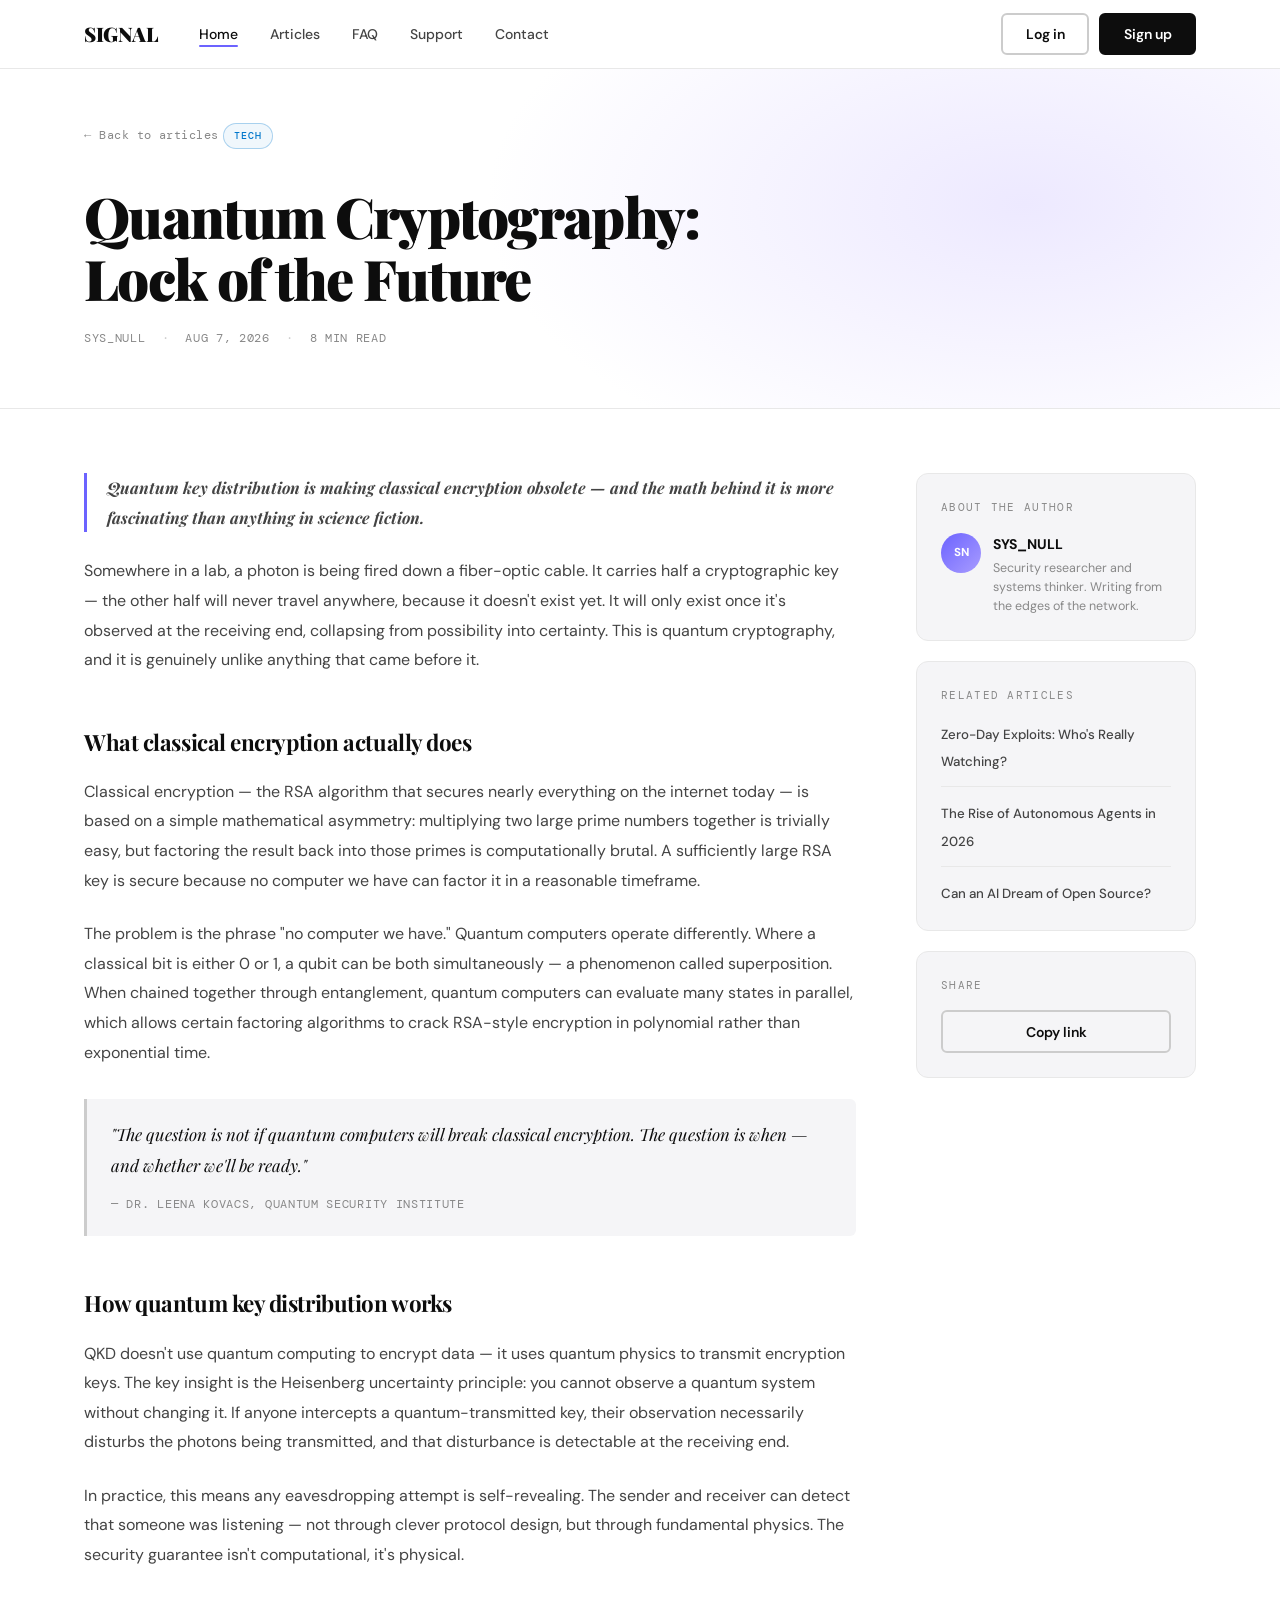
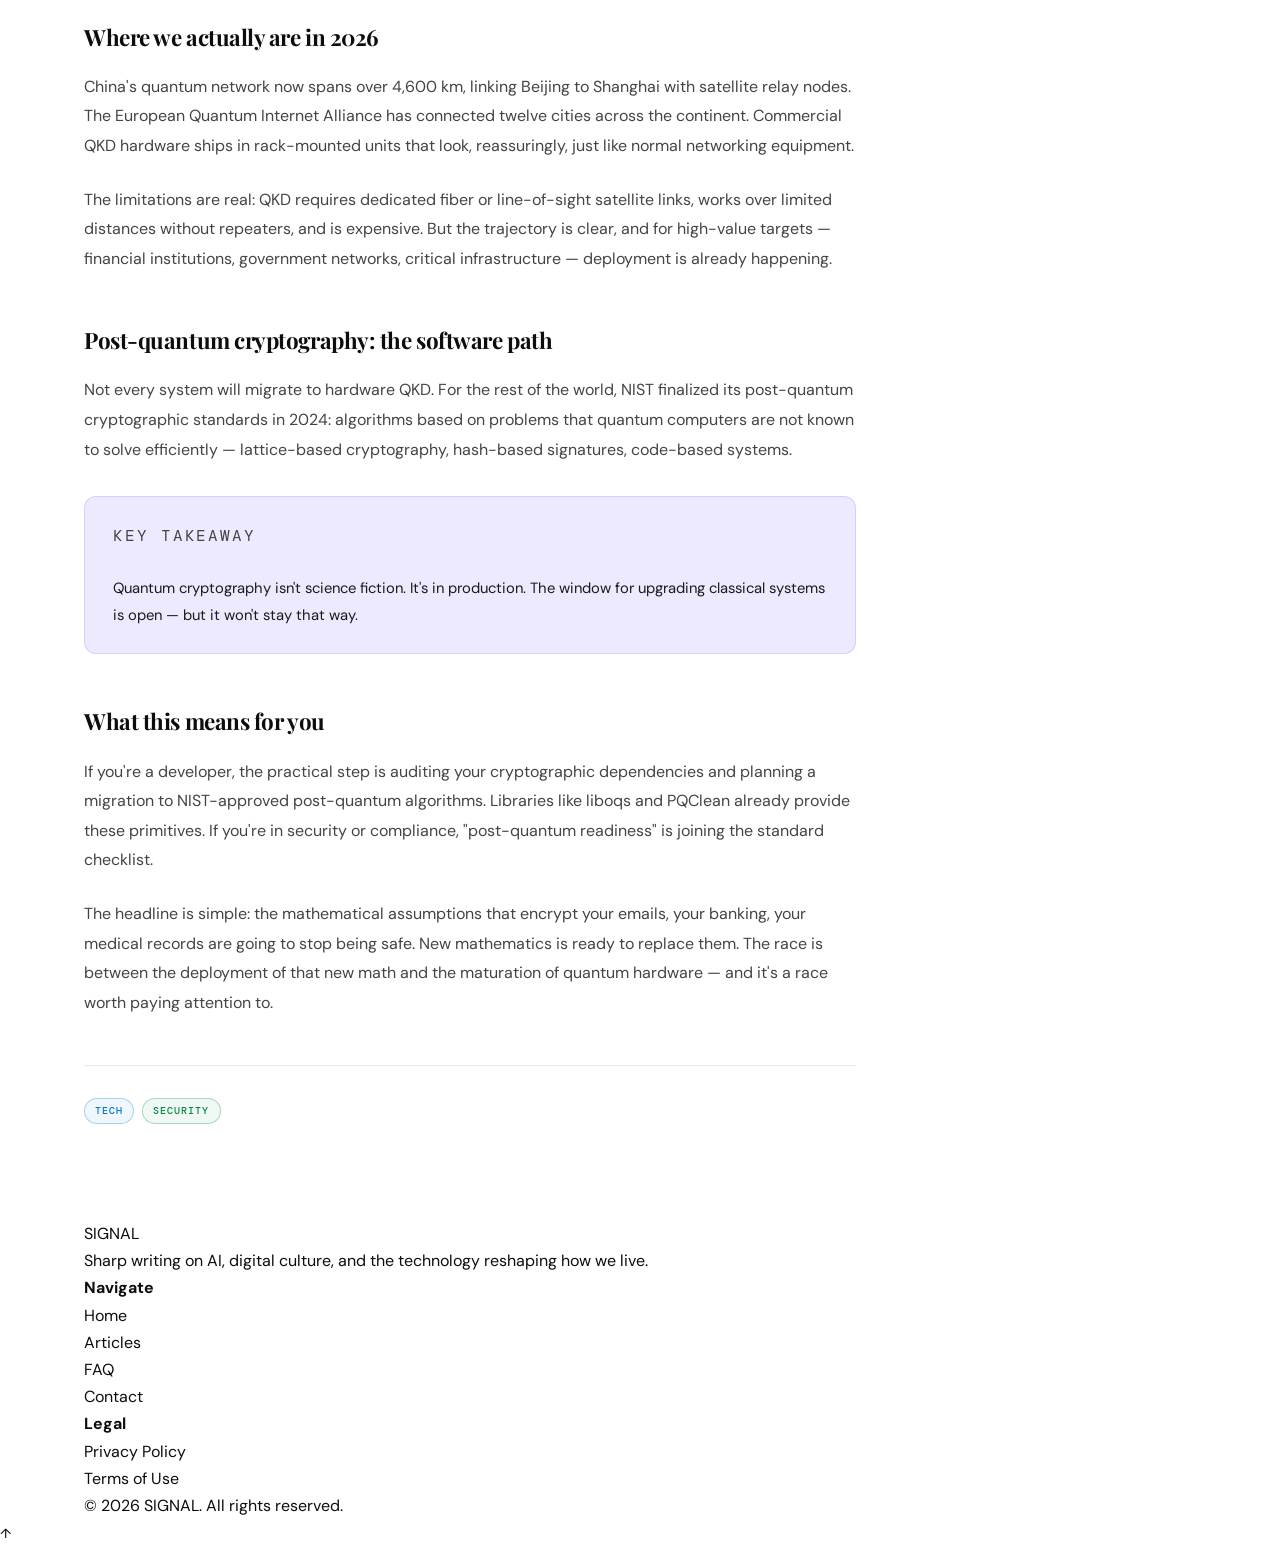
<file: index.html>
<!DOCTYPE html>
<html lang="en">
<head>
  <meta charset="UTF-8" />
  <meta name="viewport" content="width=device-width, initial-scale=1.0" />
  <title>Quantum Cryptography: Lock of the Future — SIGNAL</title>
  <link rel="preconnect" href="https://fonts.googleapis.com" />
  <link rel="preconnect" href="https://fonts.gstatic.com" crossorigin />
  <link href="https://fonts.googleapis.com/css2?family=Playfair+Display:ital,wght@0,700;0,900;1,700&family=DM+Sans:wght@300;400;500;600&family=DM+Mono:wght@400;500&display=swap" rel="stylesheet" />
  <link rel="stylesheet" href="css/style.css" />
  <link rel="stylesheet" href="css/post.css" />
</head>
<body>

  <!-- NAV -->
  <nav class="nav" id="nav">
    <div class="nav-inner">
      <a href="index.html" class="nav-logo">SIGNAL</a>
      <ul class="nav-links" id="navLinks">
        <li><a href="index.html" class="nav-link" data-s="home">Home</a></li>
        <li><a href="index.html#posts" class="nav-link active" data-s="posts">Articles</a></li>
        <li><a href="index.html#faq" class="nav-link" data-s="faq">FAQ</a></li>
        <li><a href="index.html#support" class="nav-link" data-s="support">Support</a></li>
        <li><a href="index.html#contact" class="nav-link" data-s="contact">Contact</a></li>
      </ul>
      <div class="nav-actions">
        <button class="btn-outline" id="loginBtn">Log in</button>
        <button class="btn-solid"   id="signupBtn">Sign up</button>
        <button class="burger" id="burger" aria-label="Menu" aria-expanded="false">
          <span></span><span></span><span></span>
        </button>
      </div>
    </div>
  </nav>

  <!-- POST HERO -->
  <header class="post-hero">
    <div class="post-hero-bg"></div>
    <div class="container post-hero-inner">
      <a href="index.html#posts" class="post-back">← Back to articles</a>
      <span class="tag tag-tech">Tech</span>
      <h1 class="post-heading">Quantum Cryptography:<br>Lock of the Future</h1>
      <div class="post-hero-meta">
        <span>SYS_NULL</span>
        <span class="sep">·</span>
        <span>Aug 7, 2026</span>
        <span class="sep">·</span>
        <span>8 min read</span>
      </div>
    </div>
  </header>

  <!-- POST BODY -->
  <main class="post-main">
    <div class="container">
      <div class="post-layout">

        <article class="post-content">
          <p class="post-lead">Quantum key distribution is making classical encryption obsolete — and the math behind it is more fascinating than anything in science fiction.</p>

          <p>Somewhere in a lab, a photon is being fired down a fiber-optic cable. It carries half a cryptographic key — the other half will never travel anywhere, because it doesn't exist yet. It will only exist once it's observed at the receiving end, collapsing from possibility into certainty. This is quantum cryptography, and it is genuinely unlike anything that came before it.</p>

          <h2>What classical encryption actually does</h2>

          <p>Classical encryption — the RSA algorithm that secures nearly everything on the internet today — is based on a simple mathematical asymmetry: multiplying two large prime numbers together is trivially easy, but factoring the result back into those primes is computationally brutal. A sufficiently large RSA key is secure because no computer we have can factor it in a reasonable timeframe.</p>

          <p>The problem is the phrase "no computer we have." Quantum computers operate differently. Where a classical bit is either 0 or 1, a qubit can be both simultaneously — a phenomenon called superposition. When chained together through entanglement, quantum computers can evaluate many states in parallel, which allows certain factoring algorithms to crack RSA-style encryption in polynomial rather than exponential time.</p>

          <div class="post-quote">
            <p>"The question is not if quantum computers will break classical encryption. The question is when — and whether we'll be ready."</p>
            <cite>— Dr. Leena Kovacs, Quantum Security Institute</cite>
          </div>

          <h2>How quantum key distribution works</h2>

          <p>QKD doesn't use quantum computing to encrypt data — it uses quantum physics to transmit encryption keys. The key insight is the Heisenberg uncertainty principle: you cannot observe a quantum system without changing it. If anyone intercepts a quantum-transmitted key, their observation necessarily disturbs the photons being transmitted, and that disturbance is detectable at the receiving end.</p>

          <p>In practice, this means any eavesdropping attempt is self-revealing. The sender and receiver can detect that someone was listening — not through clever protocol design, but through fundamental physics. The security guarantee isn't computational, it's physical.</p>

          <h2>Where we actually are in 2026</h2>

          <p>China's quantum network now spans over 4,600 km, linking Beijing to Shanghai with satellite relay nodes. The European Quantum Internet Alliance has connected twelve cities across the continent. Commercial QKD hardware ships in rack-mounted units that look, reassuringly, just like normal networking equipment.</p>

          <p>The limitations are real: QKD requires dedicated fiber or line-of-sight satellite links, works over limited distances without repeaters, and is expensive. But the trajectory is clear, and for high-value targets — financial institutions, government networks, critical infrastructure — deployment is already happening.</p>

          <h2>Post-quantum cryptography: the software path</h2>

          <p>Not every system will migrate to hardware QKD. For the rest of the world, NIST finalized its post-quantum cryptographic standards in 2024: algorithms based on problems that quantum computers are not known to solve efficiently — lattice-based cryptography, hash-based signatures, code-based systems.</p>

          <div class="post-callout">
            <p class="callout-label">Key takeaway</p>
            <p>Quantum cryptography isn't science fiction. It's in production. The window for upgrading classical systems is open — but it won't stay that way.</p>
          </div>

          <h2>What this means for you</h2>

          <p>If you're a developer, the practical step is auditing your cryptographic dependencies and planning a migration to NIST-approved post-quantum algorithms. Libraries like liboqs and PQClean already provide these primitives. If you're in security or compliance, "post-quantum readiness" is joining the standard checklist.</p>

          <p>The headline is simple: the mathematical assumptions that encrypt your emails, your banking, your medical records are going to stop being safe. New mathematics is ready to replace them. The race is between the deployment of that new math and the maturation of quantum hardware — and it's a race worth paying attention to.</p>

          <div class="post-tags-footer">
            <span class="tag tag-tech">Tech</span>
            <span class="tag tag-security">Security</span>
          </div>
        </article>

        <!-- Sidebar -->
        <aside class="post-sidebar">
          <div class="sidebar-widget">
            <p class="widget-title">About the author</p>
            <div class="author-row">
              <div class="author-av">SN</div>
              <div>
                <p class="author-name">SYS_NULL</p>
                <p class="author-bio">Security researcher and systems thinker. Writing from the edges of the network.</p>
              </div>
            </div>
          </div>

          <div class="sidebar-widget">
            <p class="widget-title">Related articles</p>
            <ul class="related-links">
              <li><a href="post.html">Zero-Day Exploits: Who's Really Watching?</a></li>
              <li><a href="post.html">The Rise of Autonomous Agents in 2026</a></li>
              <li><a href="post.html">Can an AI Dream of Open Source?</a></li>
            </ul>
          </div>

          <div class="sidebar-widget">
            <p class="widget-title">Share</p>
            <button class="btn-outline btn-full" onclick="copyLink()">Copy link</button>
          </div>
        </aside>

      </div>
    </div>
  </main>

  <!-- FOOTER -->
  <footer class="footer">
    <div class="container">
      <div class="footer-grid">
        <div class="footer-brand">
          <p class="footer-logo">SIGNAL</p>
          <p>Sharp writing on AI, digital culture, and the technology reshaping how we live.</p>
        </div>
        <div class="footer-col">
          <h4>Navigate</h4>
          <ul>
            <li><a href="index.html">Home</a></li>
            <li><a href="index.html#posts">Articles</a></li>
            <li><a href="index.html#faq">FAQ</a></li>
            <li><a href="index.html#contact">Contact</a></li>
          </ul>
        </div>
        <div class="footer-col">
          <h4>Legal</h4>
          <ul>
            <li><a href="#">Privacy Policy</a></li>
            <li><a href="#">Terms of Use</a></li>
          </ul>
        </div>
      </div>
      <div class="footer-bottom">
        <p>© 2026 SIGNAL. All rights reserved.</p>
      </div>
    </div>
  </footer>

  <!-- MODALS -->
  <div class="modal-overlay" id="loginModal" hidden role="dialog" aria-modal="true" aria-labelledby="loginTitle">
    <div class="modal">
      <button class="modal-close" aria-label="Close">✕</button>
      <h2 id="loginTitle">Welcome back</h2>
      <p class="modal-sub">Log in to your SIGNAL account</p>
      <form id="loginForm" novalidate>
        <div class="fg">
          <label for="liEmail">Email</label>
          <input type="email" id="liEmail" placeholder="you@email.com" autocomplete="email" />
          <span class="ferr" id="liEmailErr"></span>
        </div>
        <div class="fg">
          <label for="liPass">Password</label>
          <input type="password" id="liPass" placeholder="••••••••" autocomplete="current-password" />
          <span class="ferr" id="liPassErr"></span>
        </div>
        <button type="submit" class="btn-solid btn-full">Log in</button>
        <div class="modal-alt">
          <button type="button" class="link-btn" id="toForgot">Forgot password?</button>
          <span>·</span>
          <button type="button" class="link-btn" id="toSignup">Create account</button>
        </div>
        <p class="fsuccess" id="liSuccess"></p>
      </form>
    </div>
  </div>

  <div class="modal-overlay" id="signupModal" hidden role="dialog" aria-modal="true" aria-labelledby="signupTitle">
    <div class="modal">
      <button class="modal-close" aria-label="Close">✕</button>
      <h2 id="signupTitle">Create account</h2>
      <p class="modal-sub">Join thousands of readers on SIGNAL</p>
      <form id="signupForm" novalidate>
        <div class="fg">
          <label for="suName">Display name</label>
          <input type="text" id="suName" placeholder="Your name" autocomplete="name" />
          <span class="ferr" id="suNameErr"></span>
        </div>
        <div class="fg">
          <label for="suEmail">Email</label>
          <input type="email" id="suEmail" placeholder="you@email.com" autocomplete="email" />
          <span class="ferr" id="suEmailErr"></span>
        </div>
        <div class="fg">
          <label for="suPass">Password</label>
          <input type="password" id="suPass" placeholder="At least 8 characters" autocomplete="new-password" />
          <span class="ferr" id="suPassErr"></span>
          <div class="strength-bar" id="strengthBar"><div class="strength-fill" id="strengthFill"></div></div>
          <span class="strength-label" id="strengthLabel"></span>
        </div>
        <button type="submit" class="btn-solid btn-full">Create account</button>
        <div class="modal-alt">
          <span>Already a member?</span>
          <button type="button" class="link-btn" id="toLogin">Log in</button>
        </div>
        <p class="fsuccess" id="suSuccess"></p>
      </form>
    </div>
  </div>

  <div class="toast" id="toast" role="status" aria-live="polite"></div>
  <button class="btt" id="btt" aria-label="Back to top">↑</button>

  <script src="js/main.js"></script>
  <script>
    function copyLink() {
      navigator.clipboard?.writeText(window.location.href)
        .then(() => toast('Link copied!'))
        .catch(() => toast('Copy the URL from your address bar'));
    }
  </script>
</body>
</html>
</file>
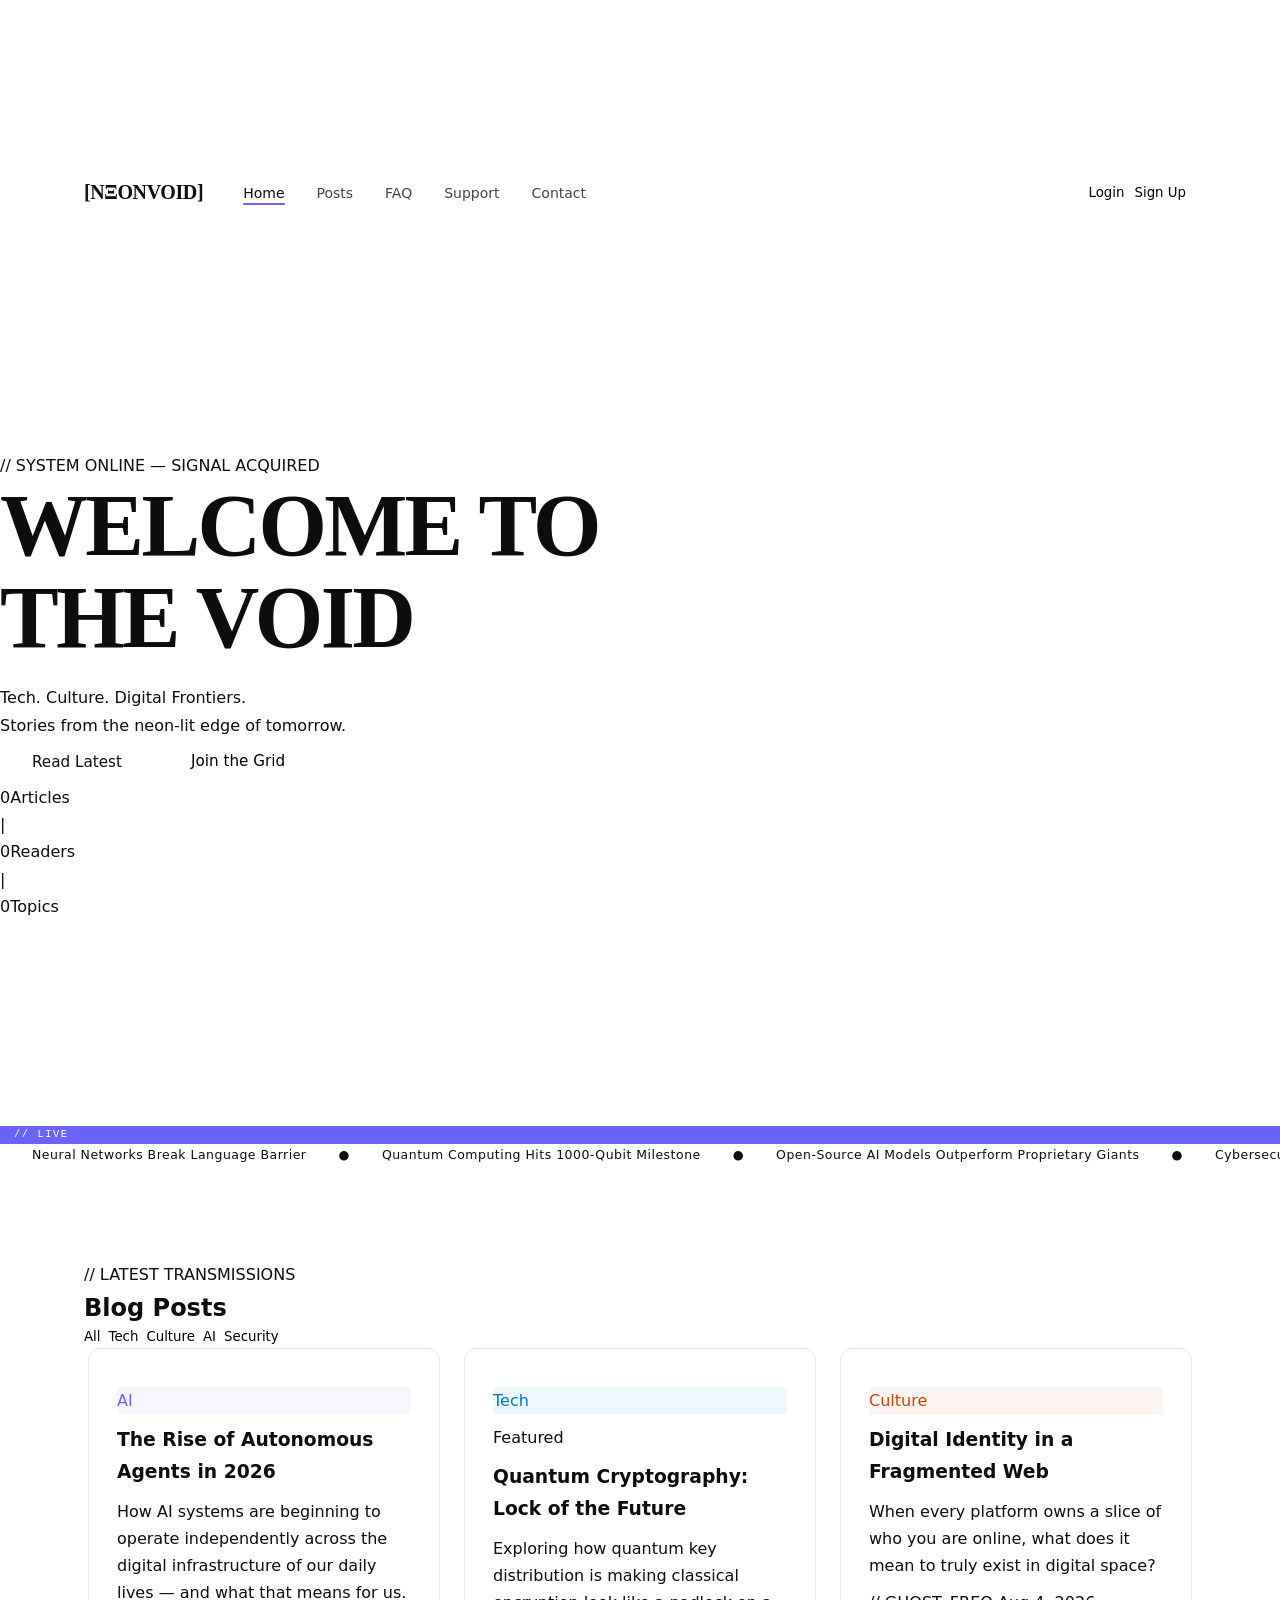
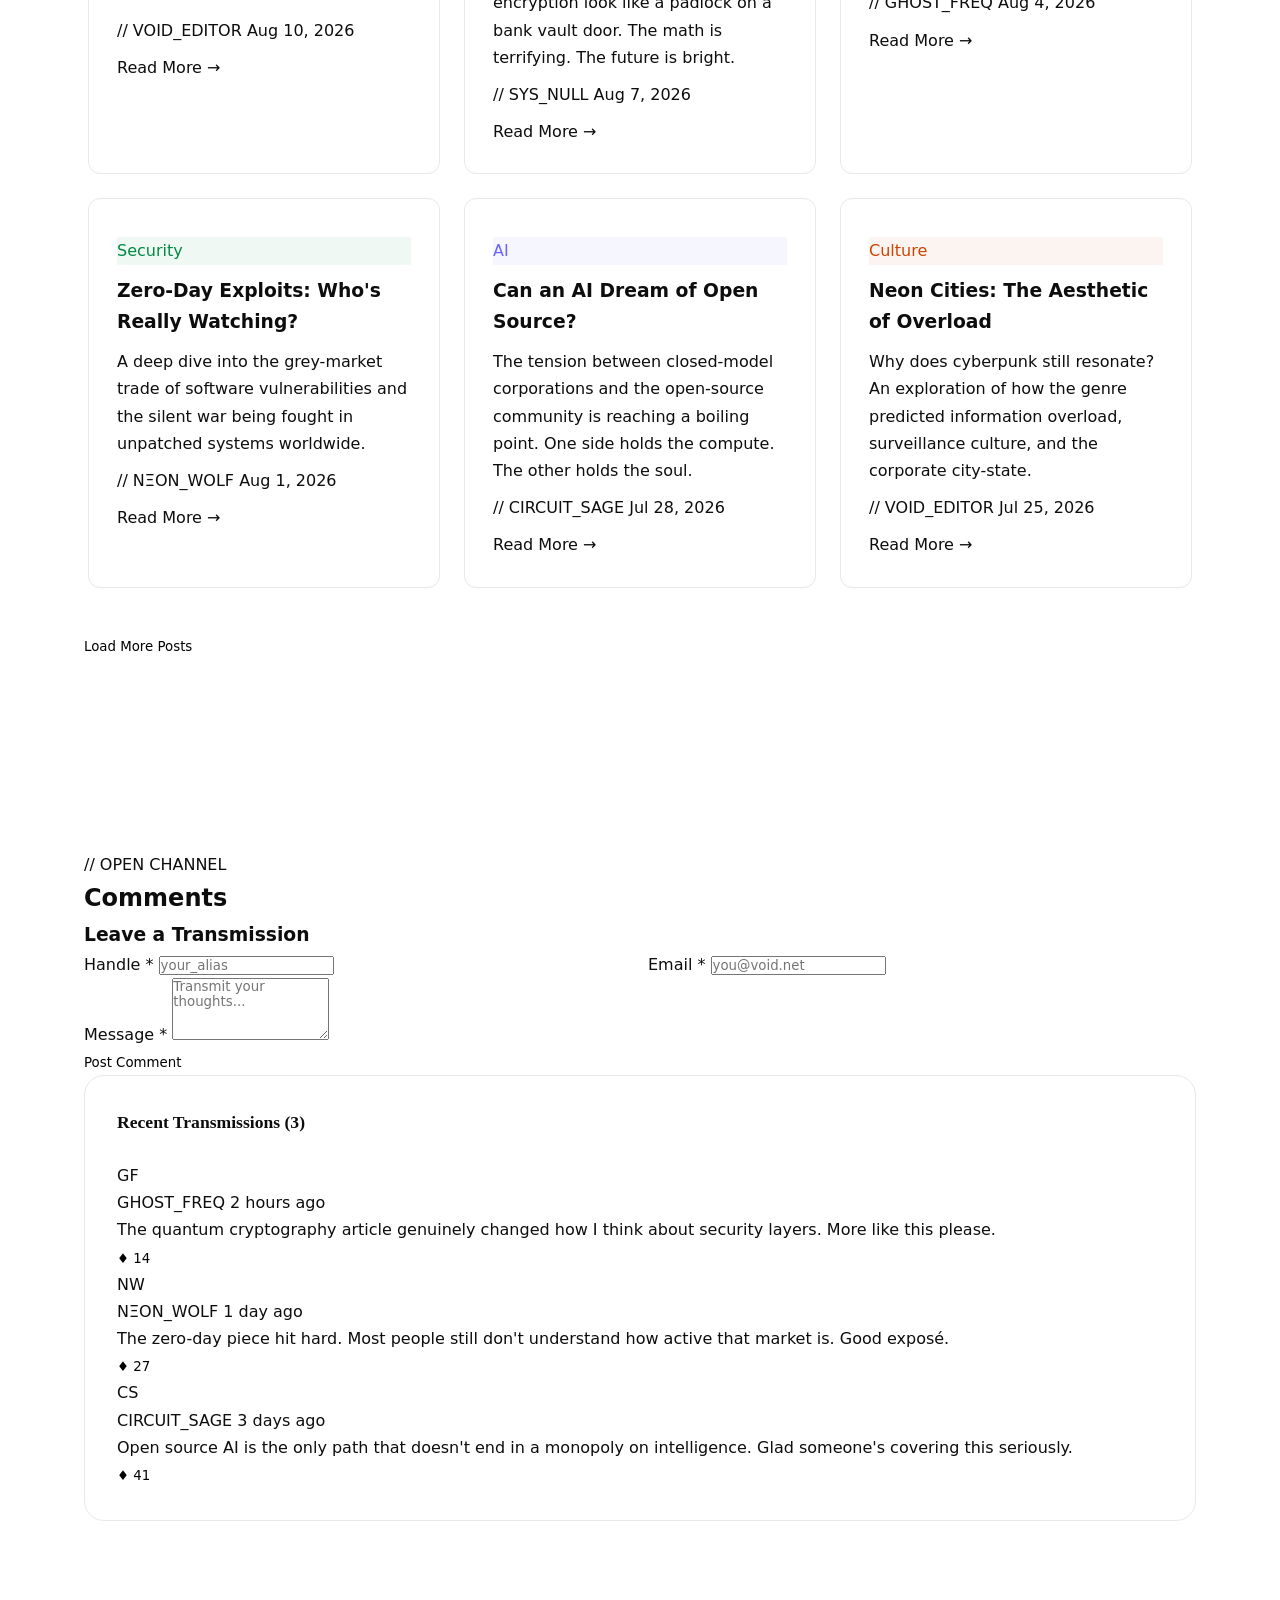
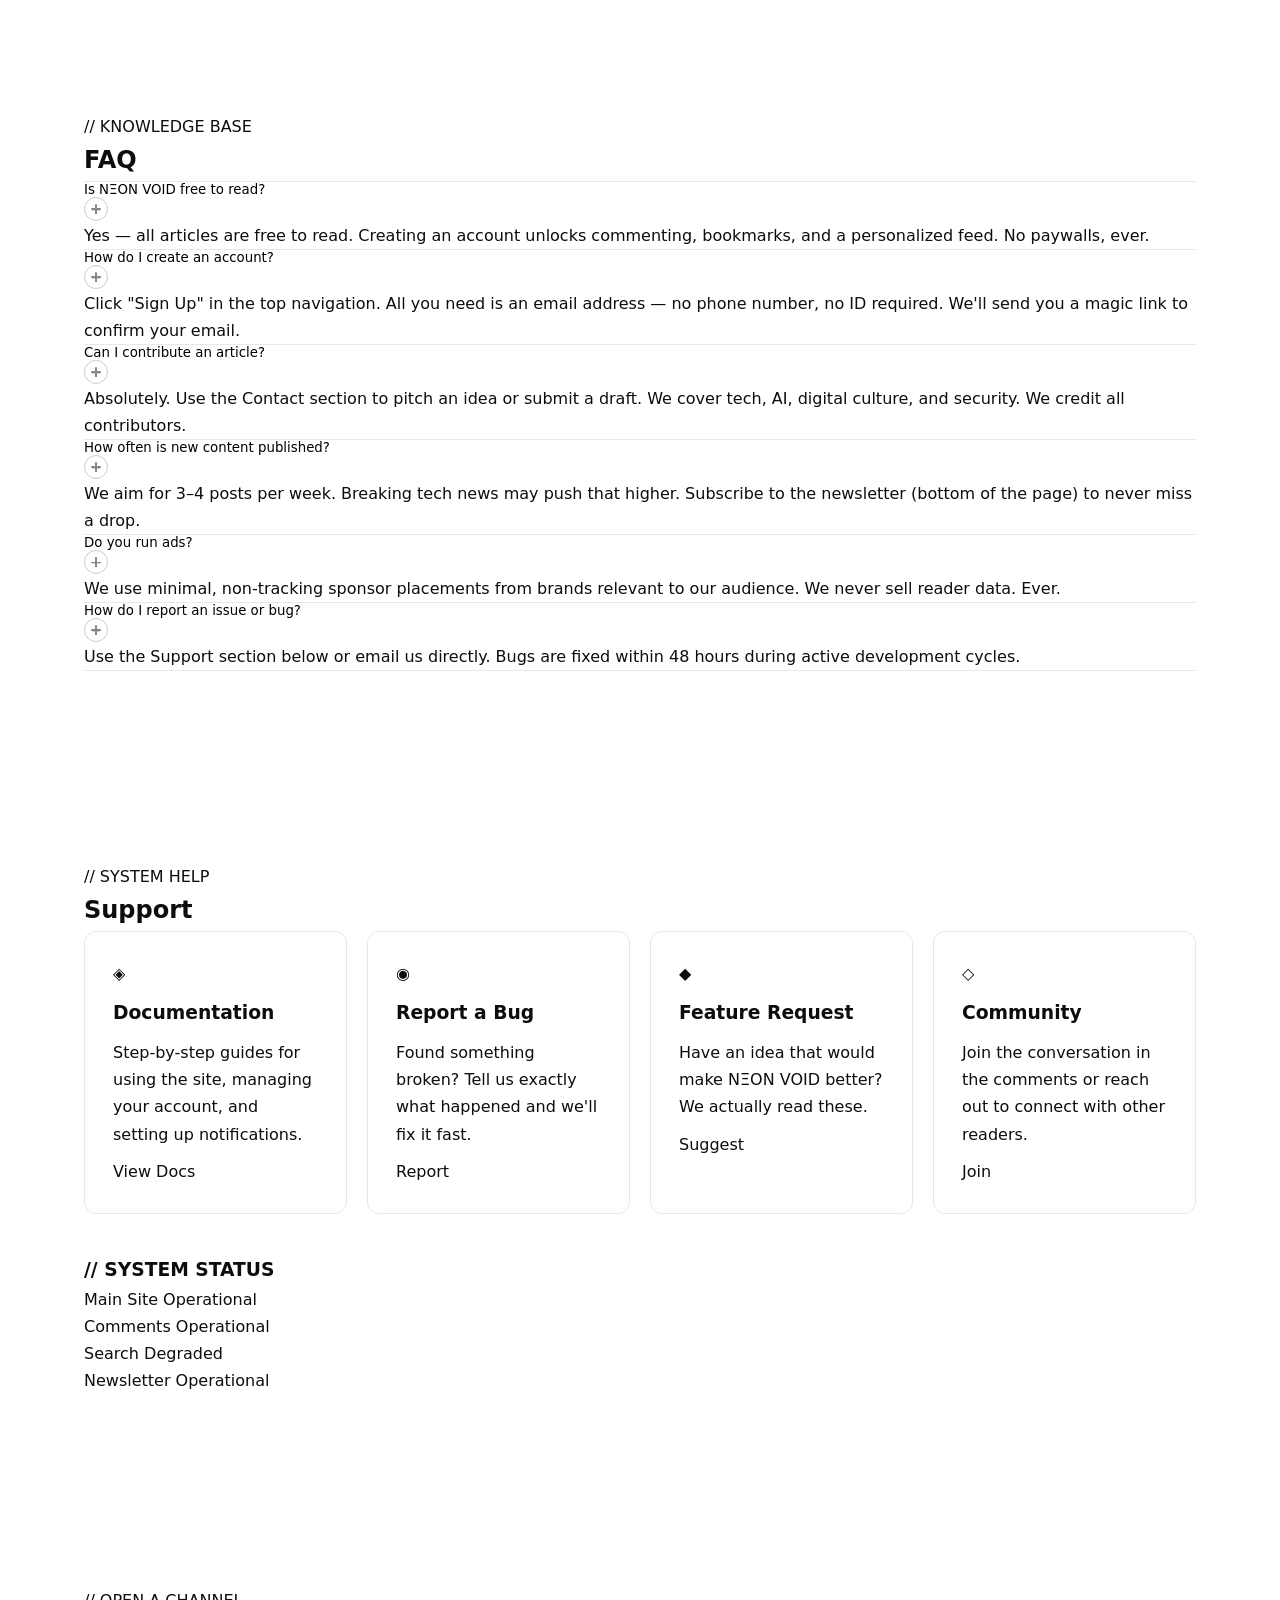
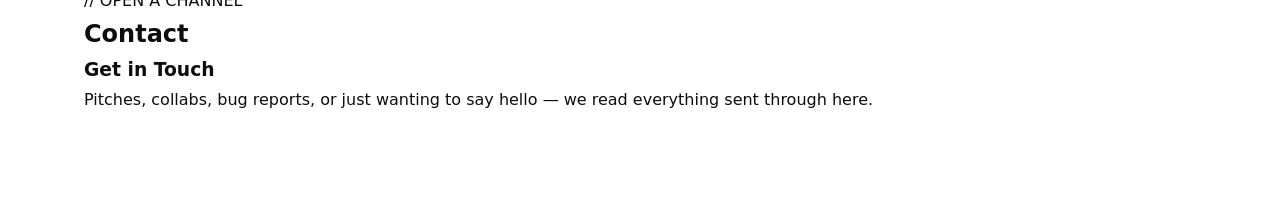
<file: Index.html>
<!DOCTYPE html>
<html lang="en">
<head>
  <meta charset="UTF-8" />
  <meta name="viewport" content="width=device-width, initial-scale=1.0" />
  <title>NΞON VOID — Digital Blog</title>
  <link rel="preconnect" href="https://fonts.googleapis.com" />
  <link rel="preconnect" href="https://fonts.gstatic.com" crossorigin />
  <link href="https://fonts.googleapis.com/css2?family=Orbitron:wght@400;700;900&family=Share+Tech+Mono&family=Inter:wght@300;400;500;600&display=swap" rel="stylesheet" />
  <link rel="stylesheet" href="css/style.css" />
</head>
<body>

  <!-- SCAN LINE OVERLAY -->
  <div class="scanlines" aria-hidden="true"></div>

  <!-- PARTICLE CANVAS -->
  <canvas id="particles" aria-hidden="true"></canvas>

  <!-- ═══════════════════════════════════════
       NAV
  ═══════════════════════════════════════ -->
  <nav class="navbar" id="navbar">
    <div class="nav-inner">
      <a href="#home" class="nav-logo" aria-label="NEON VOID home">
        <span class="logo-bracket">[</span>NΞON<span class="logo-accent">VOID</span><span class="logo-bracket">]</span>
      </a>

      <ul class="nav-links" id="navLinks" role="list">
        <li><a href="#home"     class="nav-link active" data-section="home">Home</a></li>
        <li><a href="#posts"    class="nav-link" data-section="posts">Posts</a></li>
        <li><a href="#faq"      class="nav-link" data-section="faq">FAQ</a></li>
        <li><a href="#support"  class="nav-link" data-section="support">Support</a></li>
        <li><a href="#contact"  class="nav-link" data-section="contact">Contact</a></li>
      </ul>

      <div class="nav-actions">
        <button class="btn-ghost" id="loginBtn" aria-haspopup="dialog">Login</button>
        <button class="btn-neon"  id="signupBtn" aria-haspopup="dialog">Sign Up</button>
        <button class="hamburger" id="hamburger" aria-label="Toggle menu" aria-expanded="false">
          <span></span><span></span><span></span>
        </button>
      </div>
    </div>
  </nav>

  <!-- ═══════════════════════════════════════
       HERO
  ═══════════════════════════════════════ -->
  <section class="hero" id="home">
    <div class="hero-grid-bg" aria-hidden="true"></div>
    <div class="hero-content">
      <p class="hero-eyebrow">// SYSTEM ONLINE — SIGNAL ACQUIRED</p>
      <h1 class="hero-title">
        <span class="glitch" data-text="WELCOME TO">WELCOME TO</span><br>
        <span class="hero-title-accent">THE VOID</span>
      </h1>
      <p class="hero-sub">
        Tech. Culture. Digital Frontiers.<br>
        Stories from the neon-lit edge of tomorrow.
      </p>
      <div class="hero-cta-group">
        <a href="#posts" class="btn-neon btn-lg">Read Latest</a>
        <button class="btn-ghost btn-lg" id="heroSignupBtn">Join the Grid</button>
      </div>
      <div class="hero-stats" aria-label="Site statistics">
        <div class="stat"><span class="stat-num" data-target="128">0</span><span class="stat-label">Articles</span></div>
        <div class="stat-divider" aria-hidden="true">|</div>
        <div class="stat"><span class="stat-num" data-target="4700">0</span><span class="stat-label">Readers</span></div>
        <div class="stat-divider" aria-hidden="true">|</div>
        <div class="stat"><span class="stat-num" data-target="39">0</span><span class="stat-label">Topics</span></div>
      </div>
    </div>
    <div class="hero-visual" aria-hidden="true">
      <div class="hex-ring"></div>
      <div class="hex-ring ring-2"></div>
      <div class="hex-ring ring-3"></div>
      <div class="center-orb"></div>
    </div>
  </section>

  <!-- ═══════════════════════════════════════
       TICKER
  ═══════════════════════════════════════ -->
  <div class="ticker-wrap" aria-label="Latest headlines">
    <div class="ticker-label">// LIVE</div>
    <div class="ticker-track" id="ticker">
      <span>Neural Networks Break Language Barrier</span>
      <span>●</span>
      <span>Quantum Computing Hits 1000-Qubit Milestone</span>
      <span>●</span>
      <span>Open-Source AI Models Outperform Proprietary Giants</span>
      <span>●</span>
      <span>Cybersecurity: The Next Frontier</span>
      <span>●</span>
      <span>Web3 Reimagined for the Next Decade</span>
      <span>●</span>
    </div>
  </div>

  <!-- ═══════════════════════════════════════
       POSTS
  ═══════════════════════════════════════ -->
  <section class="section" id="posts">
    <div class="container">
      <div class="section-header">
        <p class="section-eyebrow">// LATEST TRANSMISSIONS</p>
        <h2 class="section-title">Blog Posts</h2>
      </div>

      <!-- Filter tabs -->
      <div class="filter-tabs" role="tablist" aria-label="Filter posts by category">
        <button class="filter-tab active" role="tab" aria-selected="true"  data-filter="all">All</button>
        <button class="filter-tab" role="tab" aria-selected="false" data-filter="tech">Tech</button>
        <button class="filter-tab" role="tab" aria-selected="false" data-filter="culture">Culture</button>
        <button class="filter-tab" role="tab" aria-selected="false" data-filter="ai">AI</button>
        <button class="filter-tab" role="tab" aria-selected="false" data-filter="security">Security</button>
      </div>

      <!-- Posts grid -->
      <div class="posts-grid" id="postsGrid">

        <article class="post-card" data-category="ai">
          <div class="post-card-glow"></div>
          <div class="post-tag tag-ai">AI</div>
          <h3 class="post-title">The Rise of Autonomous Agents in 2026</h3>
          <p class="post-excerpt">How AI systems are beginning to operate independently across the digital infrastructure of our daily lives — and what that means for us.</p>
          <div class="post-meta">
            <span class="post-author">// VOID_EDITOR</span>
            <span class="post-date">Aug 10, 2026</span>
          </div>
          <a href="post.html" class="post-read-more">Read More →</a>
        </article>

        <article class="post-card featured" data-category="tech">
          <div class="post-card-glow"></div>
          <div class="post-tag tag-tech">Tech</div>
          <div class="featured-badge">Featured</div>
          <h3 class="post-title">Quantum Cryptography: Lock of the Future</h3>
          <p class="post-excerpt">Exploring how quantum key distribution is making classical encryption look like a padlock on a bank vault door. The math is terrifying. The future is bright.</p>
          <div class="post-meta">
            <span class="post-author">// SYS_NULL</span>
            <span class="post-date">Aug 7, 2026</span>
          </div>
          <a href="post.html" class="post-read-more">Read More →</a>
        </article>

        <article class="post-card" data-category="culture">
          <div class="post-card-glow"></div>
          <div class="post-tag tag-culture">Culture</div>
          <h3 class="post-title">Digital Identity in a Fragmented Web</h3>
          <p class="post-excerpt">When every platform owns a slice of who you are online, what does it mean to truly exist in digital space?</p>
          <div class="post-meta">
            <span class="post-author">// GHOST_FREQ</span>
            <span class="post-date">Aug 4, 2026</span>
          </div>
          <a href="post.html" class="post-read-more">Read More →</a>
        </article>

        <article class="post-card" data-category="security">
          <div class="post-card-glow"></div>
          <div class="post-tag tag-security">Security</div>
          <h3 class="post-title">Zero-Day Exploits: Who's Really Watching?</h3>
          <p class="post-excerpt">A deep dive into the grey-market trade of software vulnerabilities and the silent war being fought in unpatched systems worldwide.</p>
          <div class="post-meta">
            <span class="post-author">// NΞON_WOLF</span>
            <span class="post-date">Aug 1, 2026</span>
          </div>
          <a href="post.html" class="post-read-more">Read More →</a>
        </article>

        <article class="post-card" data-category="ai">
          <div class="post-card-glow"></div>
          <div class="post-tag tag-ai">AI</div>
          <h3 class="post-title">Can an AI Dream of Open Source?</h3>
          <p class="post-excerpt">The tension between closed-model corporations and the open-source community is reaching a boiling point. One side holds the compute. The other holds the soul.</p>
          <div class="post-meta">
            <span class="post-author">// CIRCUIT_SAGE</span>
            <span class="post-date">Jul 28, 2026</span>
          </div>
          <a href="post.html" class="post-read-more">Read More →</a>
        </article>

        <article class="post-card" data-category="culture">
          <div class="post-card-glow"></div>
          <div class="post-tag tag-culture">Culture</div>
          <h3 class="post-title">Neon Cities: The Aesthetic of Overload</h3>
          <p class="post-excerpt">Why does cyberpunk still resonate? An exploration of how the genre predicted information overload, surveillance culture, and the corporate city-state.</p>
          <div class="post-meta">
            <span class="post-author">// VOID_EDITOR</span>
            <span class="post-date">Jul 25, 2026</span>
          </div>
          <a href="post.html" class="post-read-more">Read More →</a>
        </article>

      </div>

      <div class="load-more-wrap">
        <button class="btn-ghost" id="loadMoreBtn">Load More Posts</button>
      </div>
    </div>
  </section>

  <!-- ═══════════════════════════════════════
       COMMENTS
  ═══════════════════════════════════════ -->
  <section class="section section-dark" id="comments">
    <div class="container">
      <div class="section-header">
        <p class="section-eyebrow">// OPEN CHANNEL</p>
        <h2 class="section-title">Comments</h2>
      </div>

      <div class="comments-layout">
        <!-- Comment form -->
        <div class="comment-form-wrap">
          <h3 class="comment-form-title">Leave a Transmission</h3>
          <form class="comment-form" id="commentForm" novalidate>
            <div class="form-row">
              <div class="form-group">
                <label for="commentName">Handle <span class="required">*</span></label>
                <input type="text" id="commentName" placeholder="your_alias" autocomplete="nickname" />
                <span class="field-error" id="commentNameError"></span>
              </div>
              <div class="form-group">
                <label for="commentEmail">Email <span class="required">*</span></label>
                <input type="email" id="commentEmail" placeholder="you@void.net" autocomplete="email" />
                <span class="field-error" id="commentEmailError"></span>
              </div>
            </div>
            <div class="form-group">
              <label for="commentText">Message <span class="required">*</span></label>
              <textarea id="commentText" rows="4" placeholder="Transmit your thoughts..."></textarea>
              <span class="field-error" id="commentTextError"></span>
            </div>
            <button type="submit" class="btn-neon">Post Comment</button>
          </form>
        </div>

        <!-- Existing comments -->
        <div class="comments-list" id="commentsList">
          <h3 class="comments-list-title">Recent Transmissions <span class="comment-count" id="commentCount">(3)</span></h3>

          <div class="comment-item">
            <div class="comment-avatar" aria-hidden="true">GF</div>
            <div class="comment-body">
              <div class="comment-header">
                <span class="comment-author">GHOST_FREQ</span>
                <span class="comment-time">2 hours ago</span>
              </div>
              <p class="comment-text">The quantum cryptography article genuinely changed how I think about security layers. More like this please.</p>
              <button class="comment-like" aria-label="Like this comment"><span>♦</span> 14</button>
            </div>
          </div>

          <div class="comment-item">
            <div class="comment-avatar" aria-hidden="true">NW</div>
            <div class="comment-body">
              <div class="comment-header">
                <span class="comment-author">NΞON_WOLF</span>
                <span class="comment-time">1 day ago</span>
              </div>
              <p class="comment-text">The zero-day piece hit hard. Most people still don't understand how active that market is. Good exposé.</p>
              <button class="comment-like" aria-label="Like this comment"><span>♦</span> 27</button>
            </div>
          </div>

          <div class="comment-item">
            <div class="comment-avatar" aria-hidden="true">CS</div>
            <div class="comment-body">
              <div class="comment-header">
                <span class="comment-author">CIRCUIT_SAGE</span>
                <span class="comment-time">3 days ago</span>
              </div>
              <p class="comment-text">Open source AI is the only path that doesn't end in a monopoly on intelligence. Glad someone's covering this seriously.</p>
              <button class="comment-like" aria-label="Like this comment"><span>♦</span> 41</button>
            </div>
          </div>

        </div>
      </div>
    </div>
  </section>

  <!-- ═══════════════════════════════════════
       FAQ
  ═══════════════════════════════════════ -->
  <section class="section" id="faq">
    <div class="container">
      <div class="section-header">
        <p class="section-eyebrow">// KNOWLEDGE BASE</p>
        <h2 class="section-title">FAQ</h2>
      </div>

      <div class="faq-grid">

        <div class="faq-item" data-open="false">
          <button class="faq-question" aria-expanded="false">
            <span>Is NΞON VOID free to read?</span>
            <span class="faq-icon" aria-hidden="true">+</span>
          </button>
          <div class="faq-answer">
            <p>Yes — all articles are free to read. Creating an account unlocks commenting, bookmarks, and a personalized feed. No paywalls, ever.</p>
          </div>
        </div>

        <div class="faq-item" data-open="false">
          <button class="faq-question" aria-expanded="false">
            <span>How do I create an account?</span>
            <span class="faq-icon" aria-hidden="true">+</span>
          </button>
          <div class="faq-answer">
            <p>Click "Sign Up" in the top navigation. All you need is an email address — no phone number, no ID required. We'll send you a magic link to confirm your email.</p>
          </div>
        </div>

        <div class="faq-item" data-open="false">
          <button class="faq-question" aria-expanded="false">
            <span>Can I contribute an article?</span>
            <span class="faq-icon" aria-hidden="true">+</span>
          </button>
          <div class="faq-answer">
            <p>Absolutely. Use the Contact section to pitch an idea or submit a draft. We cover tech, AI, digital culture, and security. We credit all contributors.</p>
          </div>
        </div>

        <div class="faq-item" data-open="false">
          <button class="faq-question" aria-expanded="false">
            <span>How often is new content published?</span>
            <span class="faq-icon" aria-hidden="true">+</span>
          </button>
          <div class="faq-answer">
            <p>We aim for 3–4 posts per week. Breaking tech news may push that higher. Subscribe to the newsletter (bottom of the page) to never miss a drop.</p>
          </div>
        </div>

        <div class="faq-item" data-open="false">
          <button class="faq-question" aria-expanded="false">
            <span>Do you run ads?</span>
            <span class="faq-icon" aria-hidden="true">+</span>
          </button>
          <div class="faq-answer">
            <p>We use minimal, non-tracking sponsor placements from brands relevant to our audience. We never sell reader data. Ever.</p>
          </div>
        </div>

        <div class="faq-item" data-open="false">
          <button class="faq-question" aria-expanded="false">
            <span>How do I report an issue or bug?</span>
            <span class="faq-icon" aria-hidden="true">+</span>
          </button>
          <div class="faq-answer">
            <p>Use the Support section below or email us directly. Bugs are fixed within 48 hours during active development cycles.</p>
          </div>
        </div>

      </div>
    </div>
  </section>

  <!-- ═══════════════════════════════════════
       SUPPORT
  ═══════════════════════════════════════ -->
  <section class="section section-dark" id="support">
    <div class="container">
      <div class="section-header">
        <p class="section-eyebrow">// SYSTEM HELP</p>
        <h2 class="section-title">Support</h2>
      </div>

      <div class="support-grid">
        <div class="support-card">
          <div class="support-icon" aria-hidden="true">◈</div>
          <h3>Documentation</h3>
          <p>Step-by-step guides for using the site, managing your account, and setting up notifications.</p>
          <a href="#faq" class="btn-ghost btn-sm">View Docs</a>
        </div>
        <div class="support-card">
          <div class="support-icon" aria-hidden="true">◉</div>
          <h3>Report a Bug</h3>
          <p>Found something broken? Tell us exactly what happened and we'll fix it fast.</p>
          <a href="#contact" class="btn-ghost btn-sm">Report</a>
        </div>
        <div class="support-card">
          <div class="support-icon" aria-hidden="true">◆</div>
          <h3>Feature Request</h3>
          <p>Have an idea that would make NΞON VOID better? We actually read these.</p>
          <a href="#contact" class="btn-ghost btn-sm">Suggest</a>
        </div>
        <div class="support-card">
          <div class="support-icon" aria-hidden="true">◇</div>
          <h3>Community</h3>
          <p>Join the conversation in the comments or reach out to connect with other readers.</p>
          <a href="#comments" class="btn-ghost btn-sm">Join</a>
        </div>
      </div>

      <!-- Status board -->
      <div class="status-board">
        <h3 class="status-title">// SYSTEM STATUS</h3>
        <div class="status-items">
          <div class="status-item">
            <span class="status-dot dot-green" aria-label="Operational"></span>
            <span class="status-name">Main Site</span>
            <span class="status-value">Operational</span>
          </div>
          <div class="status-item">
            <span class="status-dot dot-green" aria-label="Operational"></span>
            <span class="status-name">Comments</span>
            <span class="status-value">Operational</span>
          </div>
          <div class="status-item">
            <span class="status-dot dot-yellow" aria-label="Degraded"></span>
            <span class="status-name">Search</span>
            <span class="status-value">Degraded</span>
          </div>
          <div class="status-item">
            <span class="status-dot dot-green" aria-label="Operational"></span>
            <span class="status-name">Newsletter</span>
            <span class="status-value">Operational</span>
          </div>
        </div>
      </div>
    </div>
  </section>

  <!-- ═══════════════════════════════════════
       CONTACT
  ═══════════════════════════════════════ -->
  <section class="section" id="contact">
    <div class="container">
      <div class="section-header">
        <p class="section-eyebrow">// OPEN A CHANNEL</p>
        <h2 class="section-title">Contact</h2>
      </div>

      <div class="contact-layout">
        <div class="contact-info">
          <h3>Get in Touch</h3>
          <p>Pitches, collabs, bug reports, or just wanting to say hello — we read everything sent through here.</p>
          <ul class="contact-links" role="list"
</file>
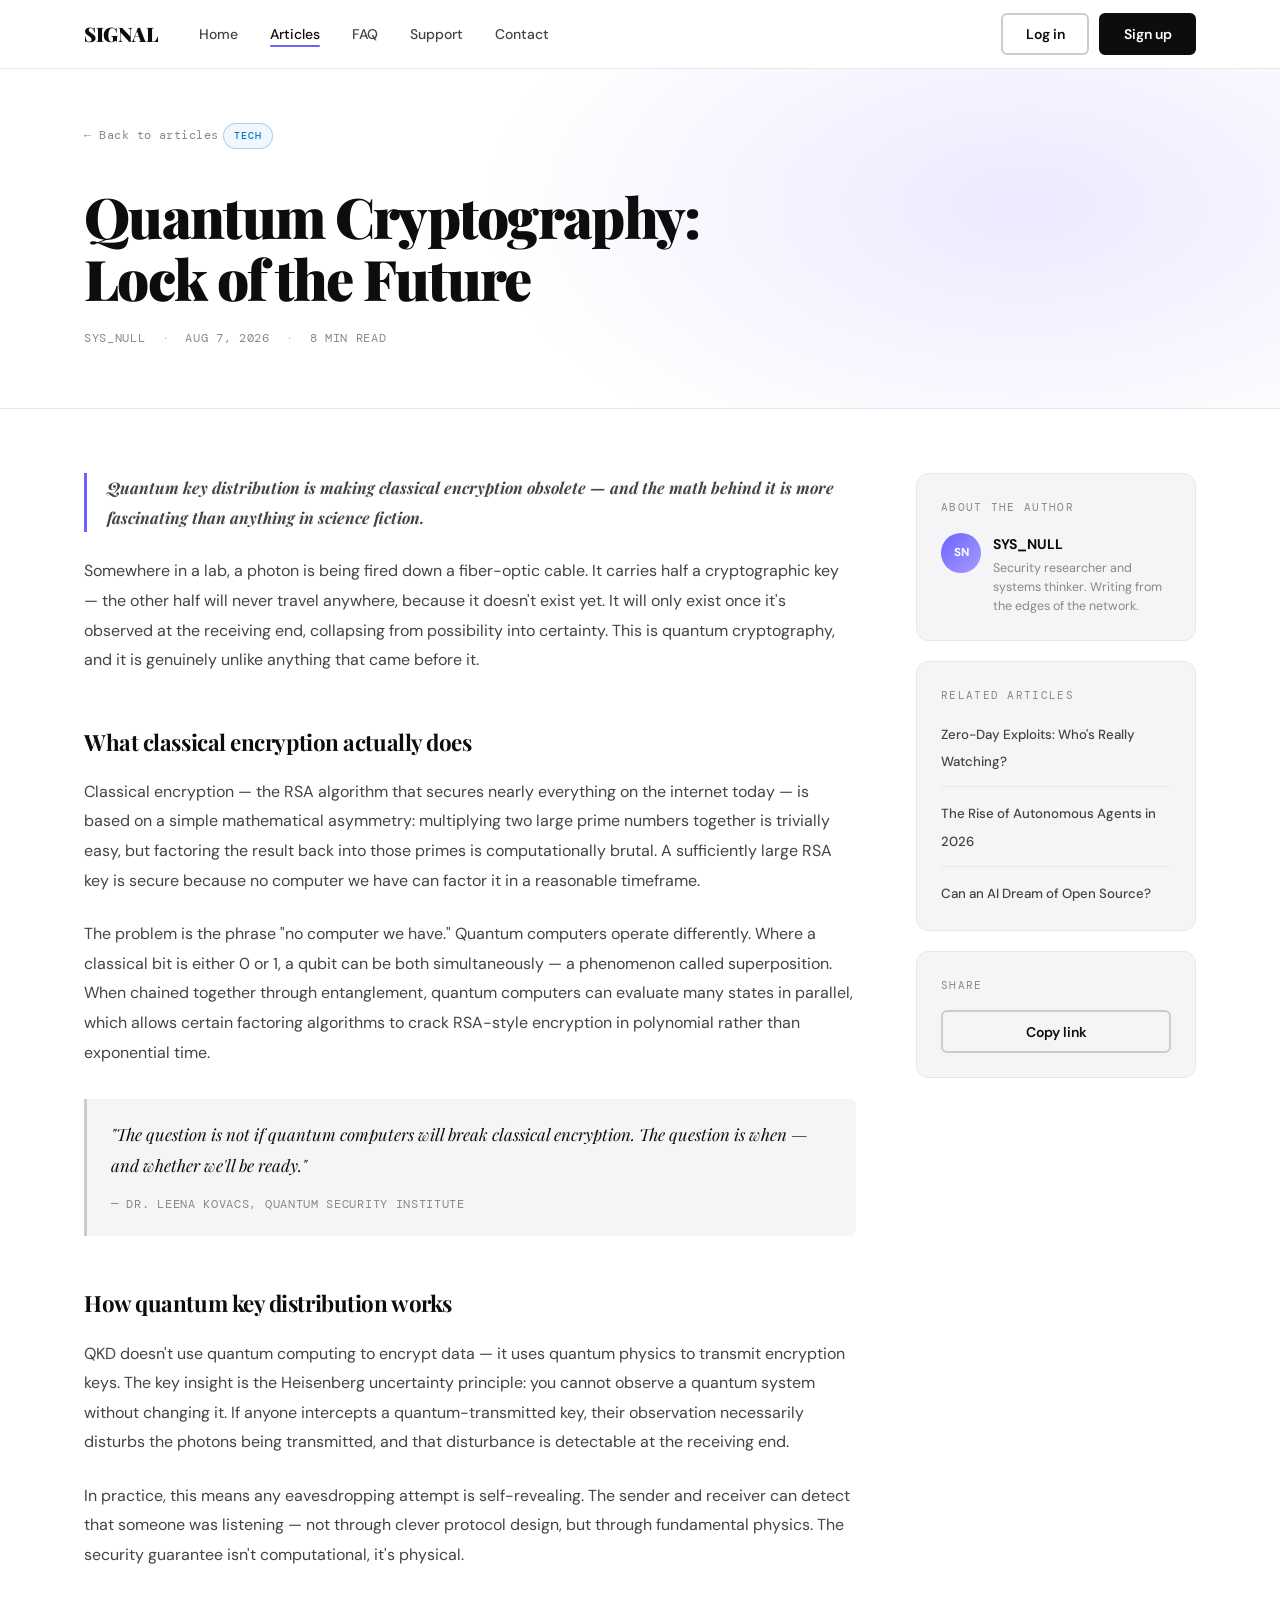
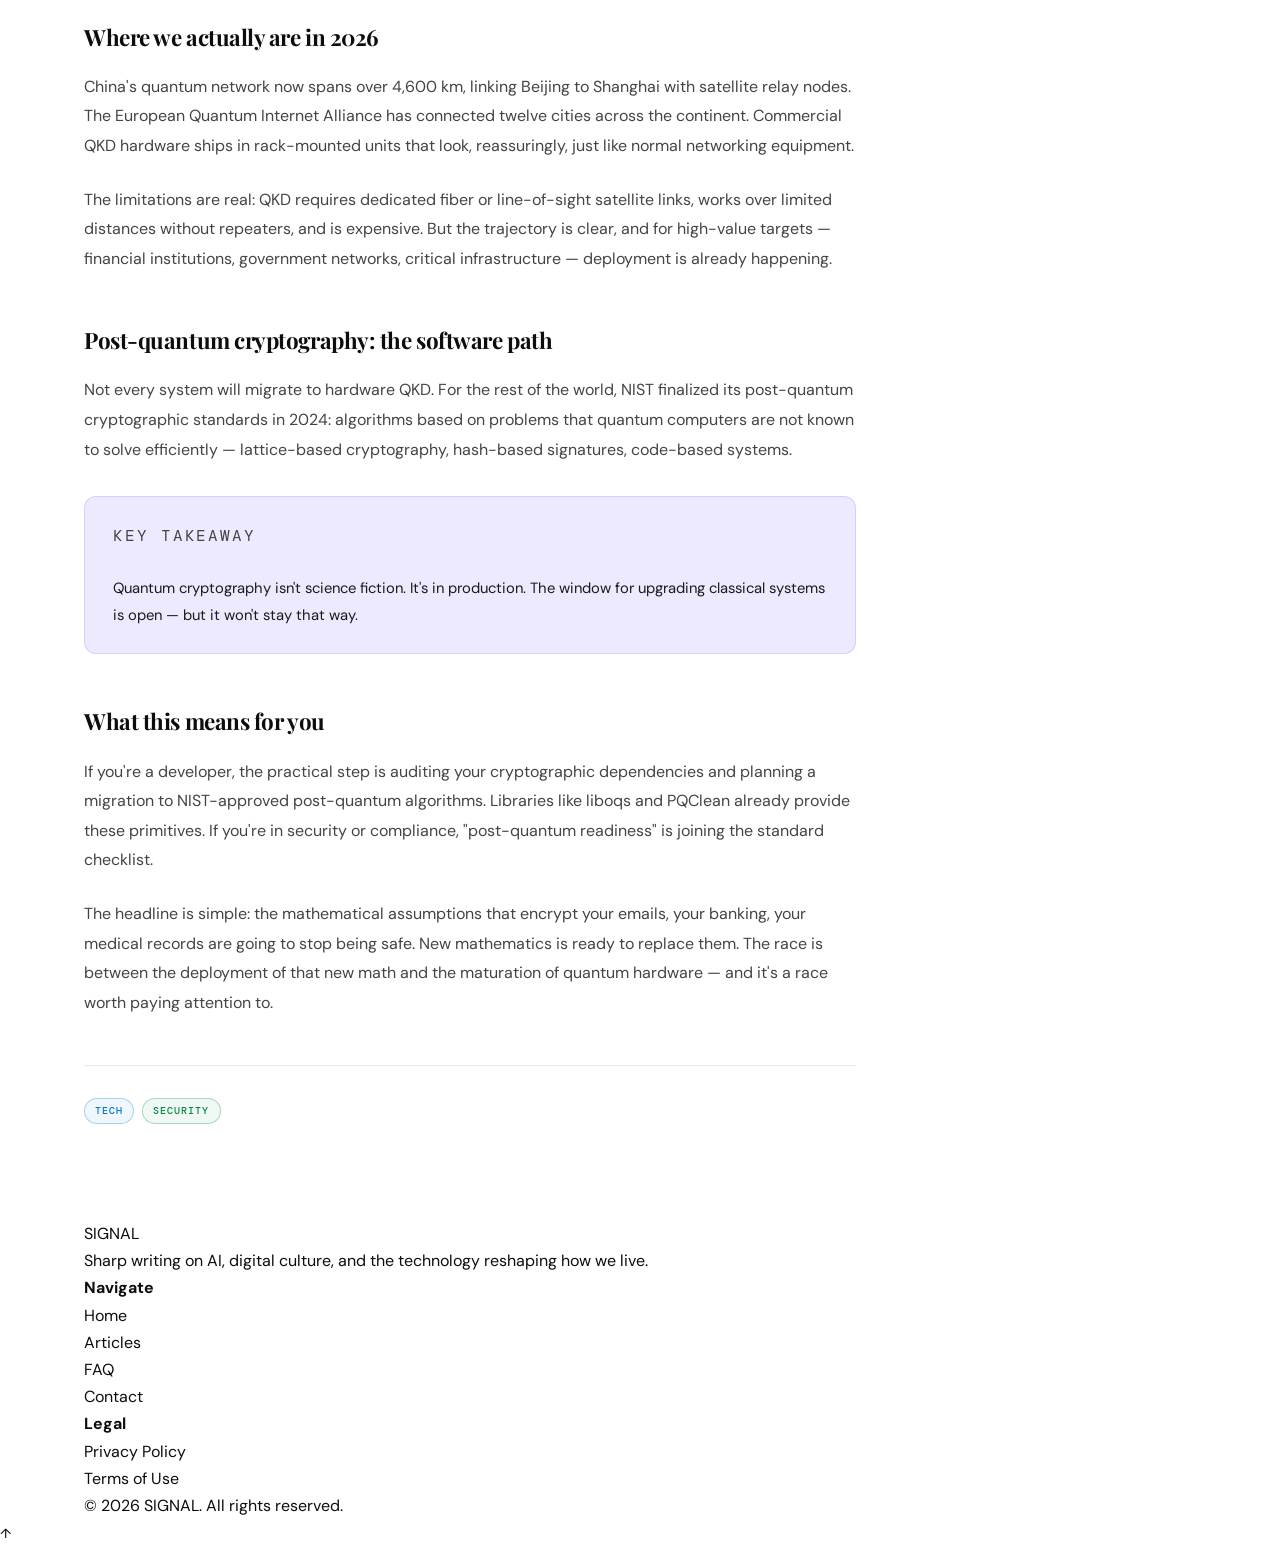
<file: post.html>
<!DOCTYPE html>
<html lang="en">
<head>
  <meta charset="UTF-8" />
  <meta name="viewport" content="width=device-width, initial-scale=1.0" />
  <title>Quantum Cryptography: Lock of the Future — SIGNAL</title>
  <link rel="preconnect" href="https://fonts.googleapis.com" />
  <link rel="preconnect" href="https://fonts.gstatic.com" crossorigin />
  <link href="https://fonts.googleapis.com/css2?family=Playfair+Display:ital,wght@0,700;0,900;1,700&family=DM+Sans:wght@300;400;500;600&family=DM+Mono:wght@400;500&display=swap" rel="stylesheet" />
  <link rel="stylesheet" href="css/style.css" />
  <link rel="stylesheet" href="css/post.css" />
</head>
<body>

  <!-- NAV -->
  <nav class="nav" id="nav">
    <div class="nav-inner">
      <a href="index.html" class="nav-logo">SIGNAL</a>
      <ul class="nav-links" id="navLinks">
        <li><a href="index.html"         class="nav-link">Home</a></li>
        <li><a href="index.html#posts"   class="nav-link active">Articles</a></li>
        <li><a href="index.html#faq"     class="nav-link">FAQ</a></li>
        <li><a href="index.html#support" class="nav-link">Support</a></li>
        <li><a href="index.html#contact" class="nav-link">Contact</a></li>
      </ul>
      <div class="nav-actions">
        <button class="btn-outline" id="loginBtn">Log in</button>
        <button class="btn-solid"   id="signupBtn">Sign up</button>
        <button class="burger" id="burger" aria-label="Menu" aria-expanded="false">
          <span></span><span></span><span></span>
        </button>
      </div>
    </div>
  </nav>

  <!-- POST HERO -->
  <header class="post-hero">
    <div class="post-hero-bg"></div>
    <div class="container post-hero-inner">
      <a href="index.html#posts" class="post-back">← Back to articles</a>
      <span class="tag tag-tech">Tech</span>
      <h1 class="post-heading">Quantum Cryptography:<br>Lock of the Future</h1>
      <div class="post-hero-meta">
        <span>SYS_NULL</span>
        <span class="sep">·</span>
        <span>Aug 7, 2026</span>
        <span class="sep">·</span>
        <span>8 min read</span>
      </div>
    </div>
  </header>

  <!-- POST BODY -->
  <main class="post-main">
    <div class="container">
      <div class="post-layout">

        <article class="post-content">
          <p class="post-lead">Quantum key distribution is making classical encryption obsolete — and the math behind it is more fascinating than anything in science fiction.</p>

          <p>Somewhere in a lab, a photon is being fired down a fiber-optic cable. It carries half a cryptographic key — the other half will never travel anywhere, because it doesn't exist yet. It will only exist once it's observed at the receiving end, collapsing from possibility into certainty. This is quantum cryptography, and it is genuinely unlike anything that came before it.</p>

          <h2>What classical encryption actually does</h2>

          <p>Classical encryption — the RSA algorithm that secures nearly everything on the internet today — is based on a simple mathematical asymmetry: multiplying two large prime numbers together is trivially easy, but factoring the result back into those primes is computationally brutal. A sufficiently large RSA key is secure because no computer we have can factor it in a reasonable timeframe.</p>

          <p>The problem is the phrase "no computer we have." Quantum computers operate differently. Where a classical bit is either 0 or 1, a qubit can be both simultaneously — a phenomenon called superposition. When chained together through entanglement, quantum computers can evaluate many states in parallel, which allows certain factoring algorithms to crack RSA-style encryption in polynomial rather than exponential time.</p>

          <div class="post-quote">
            <p>"The question is not if quantum computers will break classical encryption. The question is when — and whether we'll be ready."</p>
            <cite>— Dr. Leena Kovacs, Quantum Security Institute</cite>
          </div>

          <h2>How quantum key distribution works</h2>

          <p>QKD doesn't use quantum computing to encrypt data — it uses quantum physics to transmit encryption keys. The key insight is the Heisenberg uncertainty principle: you cannot observe a quantum system without changing it. If anyone intercepts a quantum-transmitted key, their observation necessarily disturbs the photons being transmitted, and that disturbance is detectable at the receiving end.</p>

          <p>In practice, this means any eavesdropping attempt is self-revealing. The sender and receiver can detect that someone was listening — not through clever protocol design, but through fundamental physics. The security guarantee isn't computational, it's physical.</p>

          <h2>Where we actually are in 2026</h2>

          <p>China's quantum network now spans over 4,600 km, linking Beijing to Shanghai with satellite relay nodes. The European Quantum Internet Alliance has connected twelve cities across the continent. Commercial QKD hardware ships in rack-mounted units that look, reassuringly, just like normal networking equipment.</p>

          <p>The limitations are real: QKD requires dedicated fiber or line-of-sight satellite links, works over limited distances without repeaters, and is expensive. But the trajectory is clear, and for high-value targets — financial institutions, government networks, critical infrastructure — deployment is already happening.</p>

          <h2>Post-quantum cryptography: the software path</h2>

          <p>Not every system will migrate to hardware QKD. For the rest of the world, NIST finalized its post-quantum cryptographic standards in 2024: algorithms based on problems that quantum computers are not known to solve efficiently — lattice-based cryptography, hash-based signatures, code-based systems.</p>

          <div class="post-callout">
            <p class="callout-label">Key takeaway</p>
            <p>Quantum cryptography isn't science fiction. It's in production. The window for upgrading classical systems is open — but it won't stay that way.</p>
          </div>

          <h2>What this means for you</h2>

          <p>If you're a developer, the practical step is auditing your cryptographic dependencies and planning a migration to NIST-approved post-quantum algorithms. Libraries like liboqs and PQClean already provide these primitives. If you're in security or compliance, "post-quantum readiness" is joining the standard checklist.</p>

          <p>The headline is simple: the mathematical assumptions that encrypt your emails, your banking, your medical records are going to stop being safe. New mathematics is ready to replace them. The race is between the deployment of that new math and the maturation of quantum hardware — and it's a race worth paying attention to.</p>

          <div class="post-tags-footer">
            <span class="tag tag-tech">Tech</span>
            <span class="tag tag-security">Security</span>
          </div>
        </article>

        <!-- Sidebar -->
        <aside class="post-sidebar">
          <div class="sidebar-widget">
            <p class="widget-title">About the author</p>
            <div class="author-row">
              <div class="author-av">SN</div>
              <div>
                <p class="author-name">SYS_NULL</p>
                <p class="author-bio">Security researcher and systems thinker. Writing from the edges of the network.</p>
              </div>
            </div>
          </div>

          <div class="sidebar-widget">
            <p class="widget-title">Related articles</p>
            <ul class="related-links">
              <li><a href="post.html">Zero-Day Exploits: Who's Really Watching?</a></li>
              <li><a href="post.html">The Rise of Autonomous Agents in 2026</a></li>
              <li><a href="post.html">Can an AI Dream of Open Source?</a></li>
            </ul>
          </div>

          <div class="sidebar-widget">
            <p class="widget-title">Share</p>
            <button class="btn-outline btn-full" onclick="copyLink()">Copy link</button>
          </div>
        </aside>

      </div>
    </div>
  </main>

  <!-- FOOTER -->
  <footer class="footer">
    <div class="container">
      <div class="footer-grid">
        <div class="footer-brand">
          <p class="footer-logo">SIGNAL</p>
          <p>Sharp writing on AI, digital culture, and the technology reshaping how we live.</p>
        </div>
        <div class="footer-col">
          <h4>Navigate</h4>
          <ul>
            <li><a href="index.html">Home</a></li>
            <li><a href="index.html#posts">Articles</a></li>
            <li><a href="index.html#faq">FAQ</a></li>
            <li><a href="index.html#contact">Contact</a></li>
          </ul>
        </div>
        <div class="footer-col">
          <h4>Legal</h4>
          <ul>
            <li><a href="#">Privacy Policy</a></li>
            <li><a href="#">Terms of Use</a></li>
          </ul>
        </div>
      </div>
      <div class="footer-bottom">
        <p>© 2026 SIGNAL. All rights reserved.</p>
      </div>
    </div>
  </footer>

  <!-- MODALS -->
  <div class="modal-overlay" id="loginModal" hidden role="dialog" aria-modal="true" aria-labelledby="loginTitle">
    <div class="modal">
      <button class="modal-close" aria-label="Close">✕</button>
      <h2 id="loginTitle">Welcome back</h2>
      <p class="modal-sub">Log in to your SIGNAL account</p>
      <form id="loginForm" novalidate>
        <div class="fg">
          <label for="liEmail">Email</label>
          <input type="email" id="liEmail" placeholder="you@email.com" autocomplete="email" />
          <span class="ferr" id="liEmailErr"></span>
        </div>
        <div class="fg">
          <label for="liPass">Password</label>
          <input type="password" id="liPass" placeholder="••••••••" autocomplete="current-password" />
          <span class="ferr" id="liPassErr"></span>
        </div>
        <button type="submit" class="btn-solid btn-full">Log in</button>
        <div class="modal-alt">
          <button type="button" class="link-btn" id="toSignup">Create account</button>
        </div>
        <p class="fsuccess" id="liSuccess"></p>
      </form>
    </div>
  </div>

  <div class="modal-overlay" id="signupModal" hidden role="dialog" aria-modal="true" aria-labelledby="signupTitle">
    <div class="modal">
      <button class="modal-close" aria-label="Close">✕</button>
      <h2 id="signupTitle">Create account</h2>
      <p class="modal-sub">Join thousands of readers on SIGNAL</p>
      <form id="signupForm" novalidate>
        <div class="fg">
          <label for="suName">Display name</label>
          <input type="text" id="suName" placeholder="Your name" autocomplete="name" />
          <span class="ferr" id="suNameErr"></span>
        </div>
        <div class="fg">
          <label for="suEmail">Email</label>
          <input type="email" id="suEmail" placeholder="you@email.com" autocomplete="email" />
          <span class="ferr" id="suEmailErr"></span>
        </div>
        <div class="fg">
          <label for="suPass">Password</label>
          <input type="password" id="suPass" placeholder="At least 8 characters" autocomplete="new-password" />
          <span class="ferr" id="suPassErr"></span>
          <div class="strength-bar"><div class="strength-fill" id="strengthFill"></div></div>
          <span class="strength-label" id="strengthLabel"></span>
        </div>
        <button type="submit" class="btn-solid btn-full">Create account</button>
        <div class="modal-alt">
          <span>Already a member?</span>
          <button type="button" class="link-btn" id="toLogin">Log in</button>
        </div>
        <p class="fsuccess" id="suSuccess"></p>
      </form>
    </div>
  </div>

  <div class="toast" id="toast" role="status" aria-live="polite"></div>
  <button class="btt" id="btt" aria-label="Back to top">↑</button>

  <script src="js/main.js"></script>
  <script>
    function copyLink() {
      navigator.clipboard?.writeText(window.location.href)
        .then(() => toast('Link copied!'))
        .catch(() => toast('Copy the URL from your address bar'));
    }
  </script>
</body>
  </html>
</file>
<file: css/style.css>
/* ═══════════════════════════════════════
   SIGNAL — Clean Editorial Blog
   White · Playfair Display · Indigo accent
═══════════════════════════════════════ */

/* ── TOKENS ─────────────────────────── */
:root {
  --white:      #ffffff;
  --off-white:  #f5f5f7;
  --black:      #0d0d0d;
  --grey-1:     #1a1a1a;
  --grey-2:     #444444;
  --grey-3:     #888888;
  --grey-4:     #cccccc;
  --grey-5:     #e8e8e8;
  --accent:     #6c63ff;
  --accent-dk:  #4f48cc;
  --accent-lt:  #ede9ff;

  --font-disp:  'Playfair Display', Georgia, serif;
  --font-body:  'DM Sans', system-ui, sans-serif;
  --font-mono:  'DM Mono', monospace;

  --container:  1160px;
  --r-sm:       6px;
  --r-md:       12px;
  --r-lg:       20px;

  --shadow-sm:  0 1px 4px rgba(0,0,0,0.06);
  --shadow-md:  0 4px 20px rgba(0,0,0,0.08);
  --shadow-lg:  0 12px 48px rgba(0,0,0,0.12);

  --ease:       cubic-bezier(0.22,1,0.36,1);
}

/* ── RESET ──────────────────────────── */
*, *::before, *::after { box-sizing: border-box; margin: 0; padding: 0; }

html { scroll-behavior: smooth; scroll-padding-top: 72px; }

body {
  font-family: var(--font-body);
  background: var(--white);
  color: var(--black);
  line-height: 1.7;
  overflow-x: hidden;
  -webkit-font-smoothing: antialiased;
}

a  { color: inherit; text-decoration: none; }
ul { list-style: none; }
button { cursor: pointer; font-family: inherit; border: none; background: none; }
input, textarea, select { font-family: inherit; }
img { max-width: 100%; display: block; }

/* ── CONTAINER ──────────────────────── */
.container {
  max-width: var(--container);
  margin: 0 auto;
  padding: 0 24px;
  width: 100%;
}

/* ── TYPOGRAPHY UTILS ───────────────── */
.eyebrow {
  font-family: var(--font-mono);
  font-size: 0.72rem;
  letter-spacing: 0.12em;
  text-transform: uppercase;
  color: var(--accent);
  margin-bottom: 8px;
}

/* ── BUTTONS ────────────────────────── */
.btn-solid {
  display: inline-flex;
  align-items: center;
  justify-content: center;
  font-family: var(--font-body);
  font-weight: 600;
  font-size: 0.875rem;
  padding: 0.65rem 1.4rem;
  border-radius: var(--r-sm);
  background: var(--black);
  color: var(--white);
  border: 2px solid var(--black);
  transition: background 200ms, color 200ms, transform 150ms;
  white-space: nowrap;
}

.btn-solid:hover {
  background: var(--accent);
  border-color: var(--accent);
  transform: translateY(-1px);
}

.btn-outline {
  display: inline-flex;
  align-items: center;
  justify-content: center;
  font-family: var(--font-body);
  font-weight: 600;
  font-size: 0.875rem;
  padding: 0.65rem 1.4rem;
  border-radius: var(--r-sm);
  background: transparent;
  color: var(--black);
  border: 2px solid var(--grey-4);
  transition: border-color 200ms, color 200ms, transform 150ms;
  white-space: nowrap;
}

.btn-outline:hover {
  border-color: var(--black);
  transform: translateY(-1px);
}

.btn-lg { padding: 0.85rem 2rem; font-size: 0.95rem; }
.btn-full { width: 100%; }

/* ── FORM ELEMENTS ──────────────────── */
.fg {
  display: flex;
  flex-direction: column;
  gap: 6px;
  margin-bottom: 16px;
}

.fg label {
  font-size: 0.8rem;
  font-weight: 600;
  color: var(--grey-2);
  letter-spacing: 0.02em;
}

.fg input,
.fg textarea,
.fg select {
  padding: 0.7rem 1rem;
  border: 1.5px solid var(--grey-5);
  border-radius: var(--r-sm);
  background: var(--white);
  color: var(--black);
  font-size: 0.9rem;
  transition: border-color 200ms, box-shadow 200ms;
  outline: none;
  width: 100%;
  -webkit-appearance: none;
  appearance: none;
}

.fg input::placeholder,
.fg textarea::placeholder { color: var(--grey-4); }

.fg input:focus,
.fg textarea:focus,
.fg select:focus {
  border-color: var(--accent);
  box-shadow: 0 0 0 3px rgba(108,99,255,0.12);
}

.fg select {
  background-image: url("data:image/svg+xml,%3Csvg xmlns='http://www.w3.org/2000/svg' width='12' height='8'%3E%3Cpath d='M1 1l5 5 5-5' stroke='%23444' stroke-width='1.5' fill='none'/%3E%3C/svg%3E");
  background-repeat: no-repeat;
  background-position: right 14px center;
  padding-right: 36px;
}

.fg select option { background: var(--white); }

.form-row {
  display: grid;
  grid-template-columns: 1fr 1fr;
  gap: 16px;
}
@media (max-width: 560px) { .form-row { grid-template-columns: 1fr; } }

.ferr {
  font-size: 0.72rem;
  color: #e53e3e;
  font-family: var(--font-mono);
  min-height: 1rem;
}

.fsuccess {
  font-size: 0.8rem;
  color: #38a169;
  font-family: var(--font-mono);
  margin-top: 8px;
  min-height: 1.2rem;
}

/* ── NAV ────────────────────────────── */
.nav {
  position: fixed;
  top: 0; left: 0; right: 0;
  z-index: 900;
  background: rgba(255,255,255,0.92);
  backdrop-filter: blur(16px);
  -webkit-backdrop-filter: blur(16px);
  border-bottom: 1px solid var(--grey-5);
  transition: box-shadow 300ms;
}

.nav.scrolled { box-shadow: var(--shadow-md); }

.nav-inner {
  max-width: var(--container);
  margin: 0 auto;
  padding: 0 24px;
  height: 68px;
  display: flex;
  align-items: center;
  gap: 40px;
}

.nav-logo {
  font-family: var(--font-disp);
  font-weight: 900;
  font-size: 1.25rem;
  letter-spacing: -0.02em;
  color: var(--black);
  flex-shrink: 0;
}

.nav-links {
  display: flex;
  align-items: center;
  gap: 32px;
  flex: 1;
}

.nav-link {
  font-size: 0.875rem;
  font-weight: 500;
  color: var(--grey-2);
  position: relative;
  padding-bottom: 2px;
  transition: color 200ms;
}

.nav-link::after {
  content: '';
  position: absolute;
  bottom: -2px; left: 0;
  width: 0; height: 2px;
  background: var(--accent);
  border-radius: 2px;
  transition: width 250ms var(--ease);
}

.nav-link:hover,
.nav-link.active { color: var(--black); }
.nav-link:hover::after,
.nav-link.active::after { width: 100%; }

.nav-actions {
  display: flex;
  align-items: center;
  gap: 10px;
  flex-shrink: 0;
}

.burger {
  display: none;
  flex-direction: column;
  justify-content: center;
  gap: 5px;
  width: 36px; height: 36px;
  padding: 4px;
}

.burger span {
  display: block;
  height: 1.5px;
  background: var(--grey-2);
  border-radius: 2px;
  transition: transform 250ms, opacity 250ms;
}

.burger.open span:nth-child(1) { transform: translateY(6.5px) rotate(45deg); }
.burger.open span:nth-child(2) { opacity: 0; }
.burger.open span:nth-child(3) { transform: translateY(-6.5px) rotate(-45deg); }

@media (max-width: 820px) {
  .burger { display: flex; }
  .nav-links {
    position: fixed;
    top: 68px; left: 0; right: 0;
    flex-direction: column;
    align-items: flex-start;
    gap: 0;
    background: var(--white);
    border-bottom: 1px solid var(--grey-5);
    max-height: 0;
    overflow: hidden;
    transition: max-height 400ms var(--ease);
    padding: 0;
  }
  .nav-links.open { max-height: 400px; padding: 8px 0; }
  .nav-link {
    display: block;
    padding: 14px 24px;
    width: 100%;
    font-size: 1rem;
  }
  .nav-link::after { display: none; }
  .nav-actions .btn-outline { display: none; }
}

/* ── HERO ───────────────────────────── */
.hero {
  min-height: 100vh;
  display: flex;
  align-items: center;
  padding: 100px 0 80px;
  position: relative;
  overflow: hidden;
}

.hero-inner {
  display: grid;
  grid-template-columns: 1fr 420px;
  gap: 80px;
  align-items: center;
  position: relative;
  z-index: 1;
  width: 100%;
}

@media (max-width: 960px) {
  .hero-inner { grid-template-columns: 1fr; gap: 48px; }
  .hero-right { display: none; }
}

.hero-left {
  display: flex;
  flex-direction: column;
  justify-content: center;
  min-width: 0;
}

.hero-title {
  font-family: var(--font-disp);
  font-size: clamp(3rem, 8vw, 5.5rem);
  font-weight: 900;
  line-height: 1.05;
  letter-spacing: -0.03em;
  margin-bottom: 20px;
  color: var(--black);
}

.hero-title em {
  font-style: italic;
  color: var(--accent);
}

.hero-body {
  font-size: 1.1rem;
  color: var(--grey-2);
  max-width: 480px;
  margin-bottom: 32px;
  line-height: 1.75;
}

.hero-actions {
  display: flex;
  gap: 12px;
  flex-wrap: wrap;
  margin-bottom: 48px;
}

.hero-bar {
  display: flex;
  align-items: center;
  gap: 24px;
  padding-top: 32px;
  border-top: 1px solid var(--grey-5);
}

.hb-item { display: flex; flex-direction: column; gap: 2px; }
.hb-item strong { font-family: var(--font-disp); font-size: 1.4rem; font-weight: 700; }
.hb-item span  { font-size: 0.75rem; color: var(--grey-3); text-transform: uppercase; letter-spacing: 0.08em; }
.hb-div { width: 1px; height: 32px; background: var(--grey-5); }

/* Hero floating cards */
.hero-right {
  position: relative;
  height: 380px;
}

.hero-card {
  position: absolute;
  background: var(--white);
  border: 1px solid var(--grey-5);
  border-radius: var(--r-md);
  padding: 16px 20px;
  box-shadow: var(--shadow-md);
  max-width: 260px;
  transition: transform 300ms var(--ease);
}

.hero-card:hover { transform: translateY(-4px); }

.hc-1 { top: 0;   left: 0;   animation: float1 6s ease-in-out infinite; }
.hc-2 { top: 120px; right: 0; animation: float2 7s ease-in-out infinite; }
.hc-3 { bottom: 0; left: 40px; animation: float1 5s ease-in-out infinite 1s; }

@keyframes float1 {
  0%,100% { transform: translateY(0); }
  50%      { transform: translateY(-10px); }
}
@keyframes float2 {
  0%,100% { transform: translateY(0); }
  50%      { transform: translateY(-8px); }
}

.hc-tag {
  font-family: var(--font-mono);
  font-size: 0.65rem;
  font-weight: 500;
  text-transform: uppercase;
  letter-spacing: 0.1em;
  color: var(--accent);
  display: block;
  margin-bottom: 6px;
}

.hero-card p {
  font-family: var(--font-disp);
  font-size: 0.9rem;
  font-weight: 700;
  line-height: 1.4;
  color: var(--black);
}

/* Ghost text signature element */
.hero-ghost,
.sec-ghost {
  position: absolute;
  font-family: var(--font-disp);
  font-weight: 900;
  font-size: clamp(5rem, 18vw, 14rem);
  color: transparent;
  -webkit-text-stroke: 1px var(--grey-5);
  letter-spacing: -0.04em;
  pointer-events: none;
  user-select: none;
  white-space: nowrap;
  line-height: 1;
  z-index: 0;
}

.hero-ghost {
  bottom: -20px;
  right: -20px;
  opacity: 0.5;
}

.sec-ghost {
  bottom: -16px;
  right: 0;
  opacity: 0.45;
}

/* ── TICKER ─────────────────────────── */
.ticker {
  background: var(--black);
  color: var(--white);
  display: flex;
  align-items: center;
  overflow: hidden;
  height: 44px;
  position: relative;
  z-index: 1;
}

.ticker-label {
  font-family: var(--font-mono);
  font-size: 0.65rem;
  letter-spacing: 0.15em;
  background: var(--accent);
  color: var(--white);
  padding: 0 14px;
  height: 100%;
  display: flex;
  align-items: center;
  flex-shrink: 0;
}

.ticker-track {
  display: flex;
  align-items: center;
  gap: 32px;
  white-space: nowrap;
  animation: ticker 28s linear infinite;
  font-size: 0.78rem;
  font-weight: 500;
  letter-spacing: 0.04em;
  padding-left: 32px;
}

.ticker-track .sep { color: var(--accent); }

@keyframes ticker {
  from { transform: translateX(0); }
  to   { transform: translateX(-50%); }
}

/* ── SECTIONS ───────────────────────── */
.section {
  padding: 96px 0;
  position: relative;
  overflow: hidden;
}

.section-grey { background: var(--off-white); }


.sec-head {
  display: flex;
  justify-content: space-between;
  align-items: flex-end;
  margin-bottom: 48px;
  flex-wrap: wrap;
  gap: 20px;
  position: relative;
  z-index: 1;
}

.sec-title {
  font-family: var(--font-disp);
  font-size: clamp(1.8rem, 4vw, 2.6rem);
  font-weight: 900;
  letter-spacing: -0.02em;
  color: var(--black);
}

/* ── FILTER TABS ────────────────────── */
.filter-tabs { display: flex; gap: 8px; flex-wrap: wrap; }

.ftab {
  font-family: var(--font-mono);
  font-size: 0.72rem;
  font-weight: 500;
  letter-spacing: 0.08em;
  text-transform: uppercase;
  padding: 6px 14px;
  border-radius: 100px;
  border: 1.5px solid var(--grey-5);
  color: var(--grey-3);
  transition: all 200ms;
}

.ftab:hover  { border-color: var(--grey-4); color: var(--black); }
.ftab.active { background: var(--black); border-color: var(--black); color: var(--white); }

/* ── FEATURED POST ──────────────────── */
.post-featured {
  display: grid;
  grid-template-columns: 1fr auto;
  align-items: center;
  gap: 32px;
  background: var(--off-white);
  border: 1px solid var(--grey-5);
  border-radius: var(--r-lg);
  padding: 48px;
  margin-bottom: 32px;
  position: relative;
  z-index: 1;
  overflow: hidden;
  transition: box-shadow 300ms, transform 300ms var(--ease);
}

.post-featured:hover {
  box-shadow: var(--shadow-lg);
  transform: translateY(-3px);
}

@media (max-width: 720px) {
  .post-featured { grid-template-columns: 1fr; padding: 24px; }
  .pf-accent { display: none; }
  .pf-title { font-size: 1.4rem; }
}

.pf-text {
  display: flex;
  flex-direction: column;
  gap: 8px;
  min-width: 0;
}

.pf-title {
  font-family: var(--font-disp);
  font-size: clamp(1.5rem, 3.5vw, 2.2rem);
  font-weight: 700;
  letter-spacing: -0.02em;
  color: var(--black);
  margin: 12px 0;
  line-height: 1.25;
  transition: color 200ms;
}

.post-featured:hover .pf-text {
  display: flex;
  flex-direction: column;
  gap: 8px;
  min-width: 0;
}

.pf-title { color: var(--accent); }

.pf-excerpt {
  font-size: 0.95rem;
  color: var(--grey-2);
  line-height: 1.7;
  max-width: 560px;
  margin-bottom: 16px;
}

.pf-meta {
  display: flex;
  gap: 16px;
  font-family: var(--font-mono);
  font-size: 0.72rem;
  color: var(--grey-3);
  text-transform: uppercase;
  letter-spacing: 0.06em;
}

.pf-accent {
  font-family: var(--font-disp);
  font-weight: 900;
  font-size: clamp(4rem, 8vw, 7rem);
  color: transparent;
  -webkit-text-stroke: 1px var(--grey-5);
  letter-spacing: -0.04em;
  line-height: 1;
  flex-shrink: 0;
  opacity: 0.7;
}

/* ── TAGS ───────────────────────────── */
.tag {
  display: inline-block;
  font-family: var(--font-mono);
  font-size: 0.65rem;
  font-weight: 500;
  text-transform: uppercase;
  letter-spacing: 0.1em;
  padding: 3px 10px;
  border-radius: 100px;
  border: 1px solid;
}

.tag-ai       { color: #6c63ff; border-color: rgba(108,99,255,0.3); background: rgba(108,99,255,0.06); }
.tag-tech     { color: #0077cc; border-color: rgba(0,119,204,0.3);  background: rgba(0,119,204,0.06); }
.tag-culture  { color: #cc4400; border-color: rgba(204,68,0,0.3);   background: rgba(204,68,0,0.06); }
.tag-security { color: #008844; border-color: rgba(0,136,68,0.3);   background: rgba(0,136,68,0.06); }

/* ── POSTS GRID ─────────────────────── */
.posts-grid {
  display: grid;
  grid-template-columns: repeat(3, 1fr);
  gap: 24px;
  position: relative;
  z-index: 1;
  margin-bottom: 40px;
  padding: 4px;
}

@media (max-width: 900px) { .posts-grid { grid-template-columns: repeat(2, 1fr); } }
@media (max-width: 560px) { .posts-grid { grid-template-columns: 1fr; } }

.post-card {
  display: flex;
  flex-direction: column;
  gap: 10px;
  padding: 28px;
  border: 1px solid var(--grey-5);
  border-radius: var(--r-md);
  background: var(--white);
  transition: box-shadow 250ms, transform 250ms var(--ease), border-color 250ms;
}

.post-card:hover {
  box-shadow: var(--shadow-md);
  transform: translateY(-3px);
  border-color: var(--grey-4);
}

.post-card.hidden { display: none; }
.post-featured.hidden { display: none; }

.pc-title {
  font-family: var(--font-disp);
  font-size: 1.05rem;
  font-weight: 700;
  line-height: 1.35;
  color: var(--black);
  transition: color 200ms;
  flex: 1;
}

.post-card:hover .pc-title { color: var(--accent); }

.pc-excerpt {
  font-size: 0.85rem;
  color: var(--grey-3);
  line-height: 1.65;
}

.pc-meta {
  display: flex;
  justify-content: space-between;
  font-family: var(--font-mono);
  font-size: 0.68rem;
  color: var(--grey-4);
  text-transform: uppercase;
  letter-spacing: 0.06em;
  padding-top: 12px;
  border-top: 1px solid var(--grey-5);
  margin-top: auto;
}

.load-wrap {
  text-align: center;
  position: relative;
  z-index: 1;
}

/* ── COMMENTS ───────────────────────── */
.comments-grid {
  display: grid;
  grid-template-columns: 1fr 1fr;
  gap: 40px;
  align-items: start;
  position: relative;
  z-index: 1;
}

@media (max-width: 768px) { .comments-grid { grid-template-columns: 1fr; } }

.comment-form-box,
.comments-list {
  background: var(--white);
  border: 1px solid var(--grey-5);
  border-radius: var(--r-lg);
  padding: 32px;
}

.comment-form-box h3,
.comments-list h3 {
  font-family: var(--font-disp);
  font-size: 1.1rem;
  font-weight: 700;
  margin-bottom: 24px;
  color: var(--black);
}

.ccount {
  font-family: var(--font-mono);
  font-size: 0.75rem;
  color: var(--grey-3);
  font-weight: 400;
}

.comment {
  display: flex;
  gap: 14px;
  padding: 16px 0;
  border-bottom: 1px solid var(--grey-5);
}

.comment:last-child { border-bottom: none; padding-bottom: 0; }

.c-avatar {
  width: 38px; height: 38px;
  border-radius: 50%;
  background: linear-gradient(135deg, var(--accent), #a89cff);
  display: flex;
  align-items: center;
  justify-content: center;
  font-weight: 700;
  font-size: 0.72rem;
  color: var(--white);
  flex-shrink: 0;
  letter-spacing: 0.02em;
}

.c-body { flex: 1; min-width: 0; }

.c-head {
  display: flex;
  justify-content: space-between;
  align-items: baseline;
  margin-bottom: 6px;
  flex-wrap: wrap;
  gap: 4px;
}

.c-head strong { font-size: 0.85rem; color: var(--black); }
.c-head span   { font-family: var(--font-mono); font-size: 0.68rem; color: var(--grey-3); }

.c-body > p {
  font-size: 0.875rem;
  color: var(--grey-2);
  line-height: 1.6;
  margin-bottom: 8px;
}

.c-like {
  font-family: var(--font-mono);
  font-size: 0.72rem;
  color: var(--grey-3);
  display: inline-flex;
  align-items: center;
  gap: 4px;
  transition: color 150ms;
}

.c-like:hover { color: #e53e3e; }
.c-like span  { color: #e8b4b8; }
.c-like.liked { color: #e53e3e; }
.c-like.liked span { color: #e53e3e; }

/* ── FAQ ────────────────────────────── */
.faq-list {
  max-width: 720px;
  display: flex;
  flex-direction: column;
  gap: 0;
  position: relative;
  z-index: 1;
}

.faq-item {
  border-bottom: 1px solid var(--grey-5);
}

.faq-item:first-child { border-top: 1px solid var(--grey-5); }

.faq-q {
  width: 100%;
  display: flex;
  justify-content: space-between;
  align-items: center;
  gap: 16px;
  padding: 20px 0;
  font-size: 0.95rem;
  font-weight: 600;
  color: var(--black);
  text-align: left;
  transition: color 200ms;
}

.faq-q:hover { color: var(--accent); }

.faq-icon {
  width: 24px; height: 24px;
  border-radius: 50%;
  border: 1.5px solid var(--grey-4);
  display: flex;
  align-items: center;
  justify-content: center;
  flex-shrink: 0;
  transition: background 200ms, border-color 200ms, transform 300ms var(--ease);
  position: relative;
}

.faq-icon::before,
.faq-icon::after {
  content: '';
  position: absolute;
  background: var(--grey-3);
  border-radius: 2px;
  transition: background 200ms;
}

.faq-icon::before { width: 10px; height: 1.5px; }
.faq-icon::after  { width: 1.5px; height: 10px; transition: background 200ms, transform 300ms; }

.faq-item.open .faq-icon {
  background: var(--accent);
  border-color: var(--accent);
}

.faq-item.open .faq-icon::before,
.faq-item.open .faq-icon::after { background: var(--white); }
.faq-item.open .faq-icon::after { transform: rotate(90deg); }

.faq-a {
  max-height: 0;
  overflow: hidden;
  transition: max-height 350ms var(--ease);
}

.faq-item.open .faq-a { max-height: 300px; }

.faq-a p {
  font-size: 0.9rem;
  color: var(--grey-2);
  line-height: 1.75;
  padding-bottom: 20px;
}

/* ── SUPPORT ────────────────────────── */
.support-grid {
  display: grid;
  grid-template-columns: repeat(4, 1fr);
  gap: 20px;
  margin-bottom: 40px;
  position: relative;
  z-index: 1;
}

@media (max-width: 860px) { .support-grid { grid-template-columns: repeat(2, 1fr); } }
@media (max-width: 480px) { .support-grid { grid-template-columns: 1fr; } }

.support-card {
  padding: 28px;
  border: 1px solid var(--grey-5);
  border-radius: var(--r-md);
  background: var(--white);
  display: flex;
  flex-direction: column;
  gap: 10px;
  transition: box-shadow 250ms, transform 2
</file>
<file: css/post.css>
/* ═══════════════════════════════════════
   SIGNAL — Post Page Styles
═══════════════════════════════════════ */

.post-hero {
  padding: 120px 0 60px;
  border-bottom: 1px solid var(--grey-5);
  position: relative;
  overflow: hidden;
}

.post-hero-bg {
  position: absolute;
  inset: 0;
  background: radial-gradient(ellipse 60% 100% at 80% 50%, var(--accent-lt) 0%, transparent 70%);
  pointer-events: none;
}

.post-back {
  display: inline-flex;
  align-items: center;
  font-family: var(--font-mono);
  font-size: 0.75rem;
  color: var(--grey-3);
  letter-spacing: 0.04em;
  margin-bottom: 24px;
  transition: color 150ms;
}

.post-back:hover { color: var(--accent); }

.post-hero-inner { position: relative; z-index: 1; }

.post-heading {
  font-family: var(--font-disp);
  font-size: clamp(2rem, 5vw, 3.5rem);
  font-weight: 900;
  letter-spacing: -0.03em;
  line-height: 1.1;
  color: var(--black);
  margin: 16px 0 20px;
  max-width: 800px;
}

.post-hero-meta {
  display: flex;
  align-items: center;
  gap: 16px;
  font-family: var(--font-mono);
  font-size: 0.72rem;
  color: var(--grey-3);
  text-transform: uppercase;
  letter-spacing: 0.06em;
  flex-wrap: wrap;
}

.post-hero-meta .sep { color: var(--grey-4); }

/* ── POST LAYOUT ────────────────────── */
.post-main {
  padding: 64px 0 96px;
}

.post-layout {
  display: grid;
  grid-template-columns: 1fr 280px;
  gap: 60px;
  align-items: start;
}

@media (max-width: 860px) {
  .post-layout {
    grid-template-columns: 1fr;
  }
  .post-sidebar { order: -1; }
}

/* ── POST CONTENT ───────────────────── */
.post-content { min-width: 0; }

.post-lead {
  font-family: var(--font-disp);
  font-size: 1.2rem;
  font-weight: 700;
  font-style: italic;
  color: var(--grey-2);
  line-height: 1.65;
  border-left: 3px solid var(--accent);
  padding-left: 20px;
  margin-bottom: 36px;
}

.post-content p {
  font-size: 1rem;
  color: var(--grey-2);
  line-height: 1.85;
  margin-bottom: 24px;
}

.post-content h2 {
  font-family: var(--font-disp);
  font-size: 1.4rem;
  font-weight: 700;
  letter-spacing: -0.02em;
  color: var(--black);
  margin: 40px 0 16px;
  padding-top: 8px;
}

.post-quote {
  border-left: 3px solid var(--grey-4);
  padding: 20px 24px;
  margin: 32px 0;
  background: var(--off-white);
  border-radius: 0 var(--r-sm) var(--r-sm) 0;
}

.post-quote p {
  font-family: var(--font-disp);
  font-style: italic;
  font-size: 1.05rem;
  color: var(--black);
  margin-bottom: 8px !important;
}

.post-quote cite {
  font-family: var(--font-mono);
  font-size: 0.72rem;
  color: var(--grey-3);
  text-transform: uppercase;
  letter-spacing: 0.06em;
  font-style: normal;
}

.post-callout {
  background: var(--accent-lt);
  border: 1px solid rgba(108,99,255,0.2);
  border-radius: var(--r-md);
  padding: 24px 28px;
  margin: 32px 0;
}

.callout-label {
  font-family: var(--font-mono);
  font-size: 0.68rem;
  text-transform: uppercase;
  letter-spacing: 0.12em;
  color: var(--accent);
  margin-bottom: 8px;
}

.post-callout > p:last-child {
  font-size: 0.925rem;
  color: var(--grey-1);
  margin-bottom: 0;
}

.post-tags-footer {
  display: flex;
  gap: 8px;
  flex-wrap: wrap;
  margin-top: 48px;
  padding-top: 32px;
  border-top: 1px solid var(--grey-5);
}

/* ── SIDEBAR ────────────────────────── */
.post-sidebar {
  position: sticky;
  top: 84px;
  display: flex;
  flex-direction: column;
  gap: 20px;
}

.sidebar-widget {
  background: var(--off-white);
  border: 1px solid var(--grey-5);
  border-radius: var(--r-md);
  padding: 24px;
}

.widget-title {
  font-family: var(--font-mono);
  font-size: 0.68rem;
  text-transform: uppercase;
  letter-spacing: 0.12em;
  color: var(--grey-3);
  margin-bottom: 16px;
}

.author-row {
  display: flex;
  gap: 12px;
  align-items: flex-start;
}

.author-av {
  width: 40px; height: 40px;
  border-radius: 50%;
  background: linear-gradient(135deg, var(--accent), #a89cff);
  display: flex;
  align-items: center;
  justify-content: center;
  font-weight: 700;
  font-size: 0.72rem;
  color: var(--white);
  flex-shrink: 0;
}

.author-name {
  font-weight: 700;
  font-size: 0.875rem;
  color: var(--black);
  margin-bottom: 3px;
}

.author-bio {
  font-size: 0.78rem;
  color: var(--grey-3);
  line-height: 1.5;
}

.related-links { display: flex; flex-direction: column; gap: 12px; }

.related-links li {
  border-bottom: 1px solid var(--grey-5);
  padding-bottom: 12px;
}

.related-links li:last-child { border-bottom: none; padding-bottom: 0; }

.related-links a {
  font-size: 0.83rem;
  color: var(--grey-2);
  line-height: 1.4;
  font-weight: 500;
  transition: color 150ms;
}

.related-links a:hover { color: var(--accent); }
</file>
